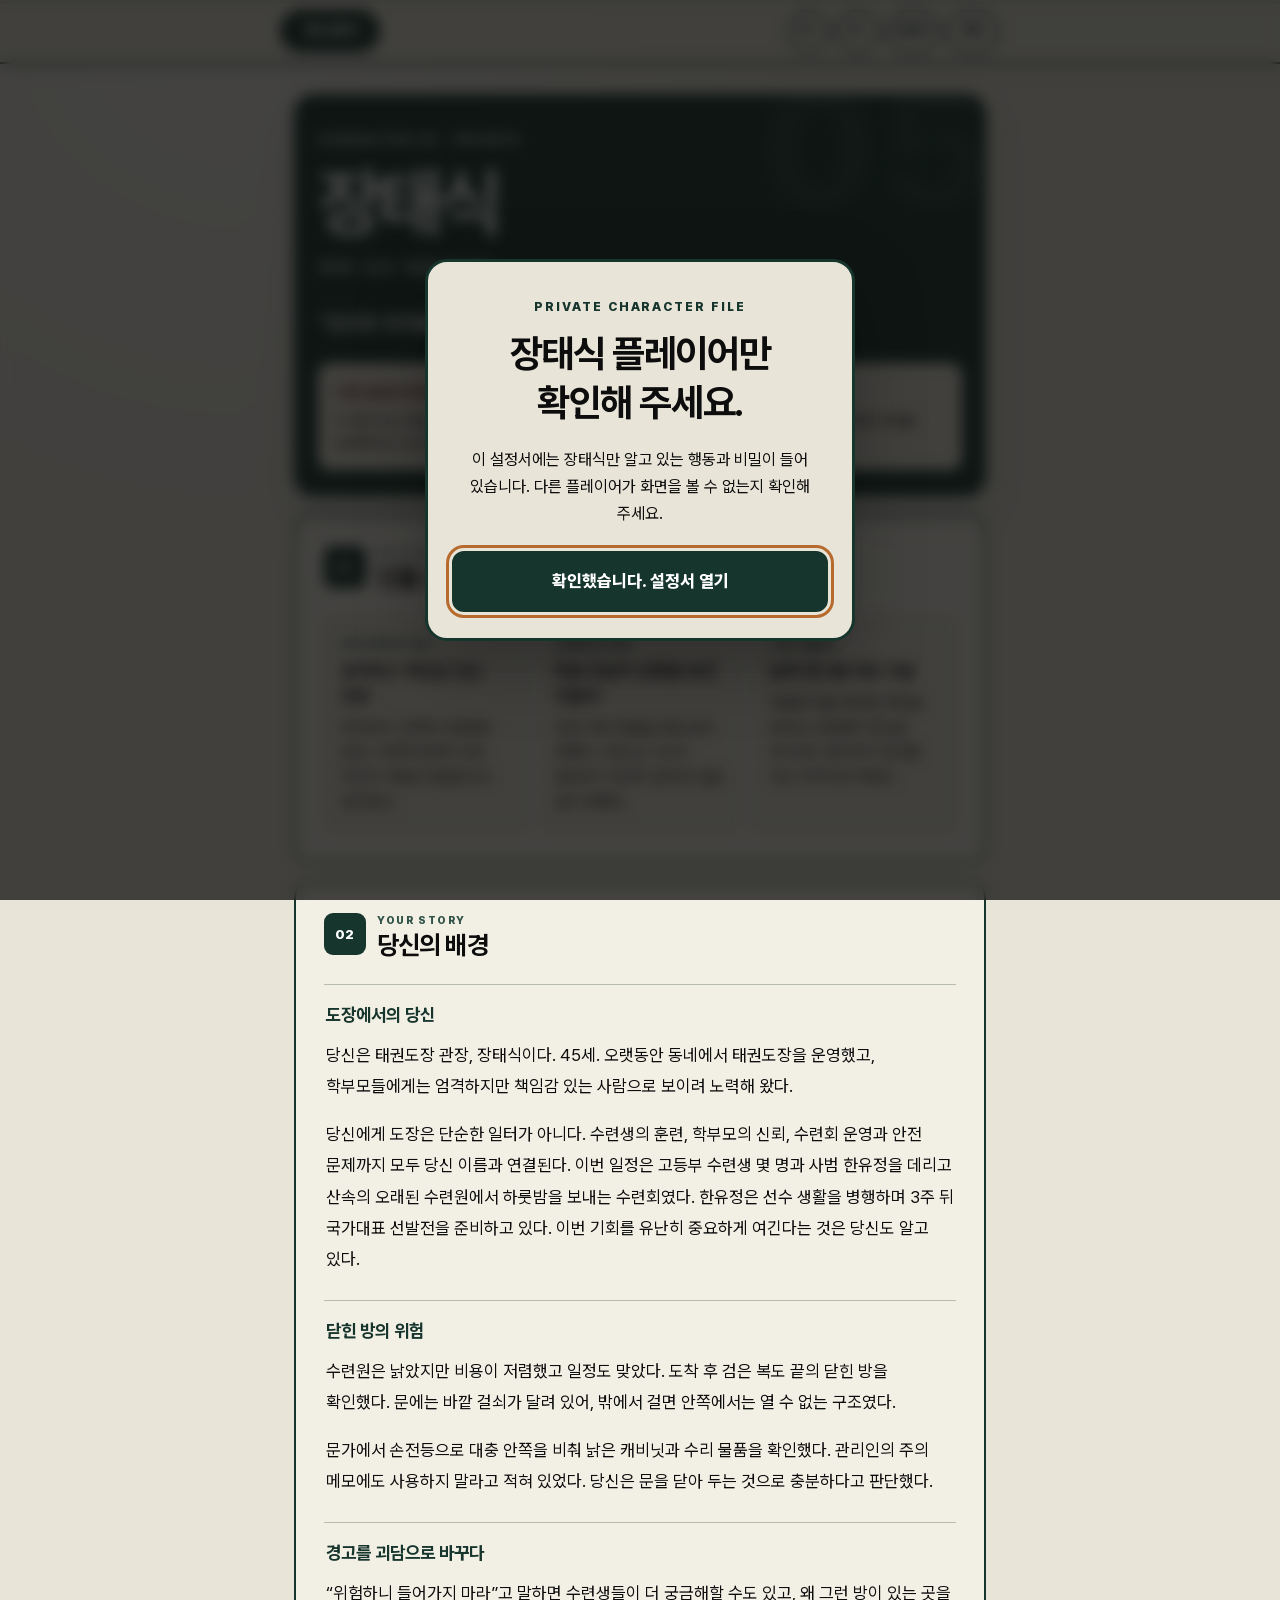
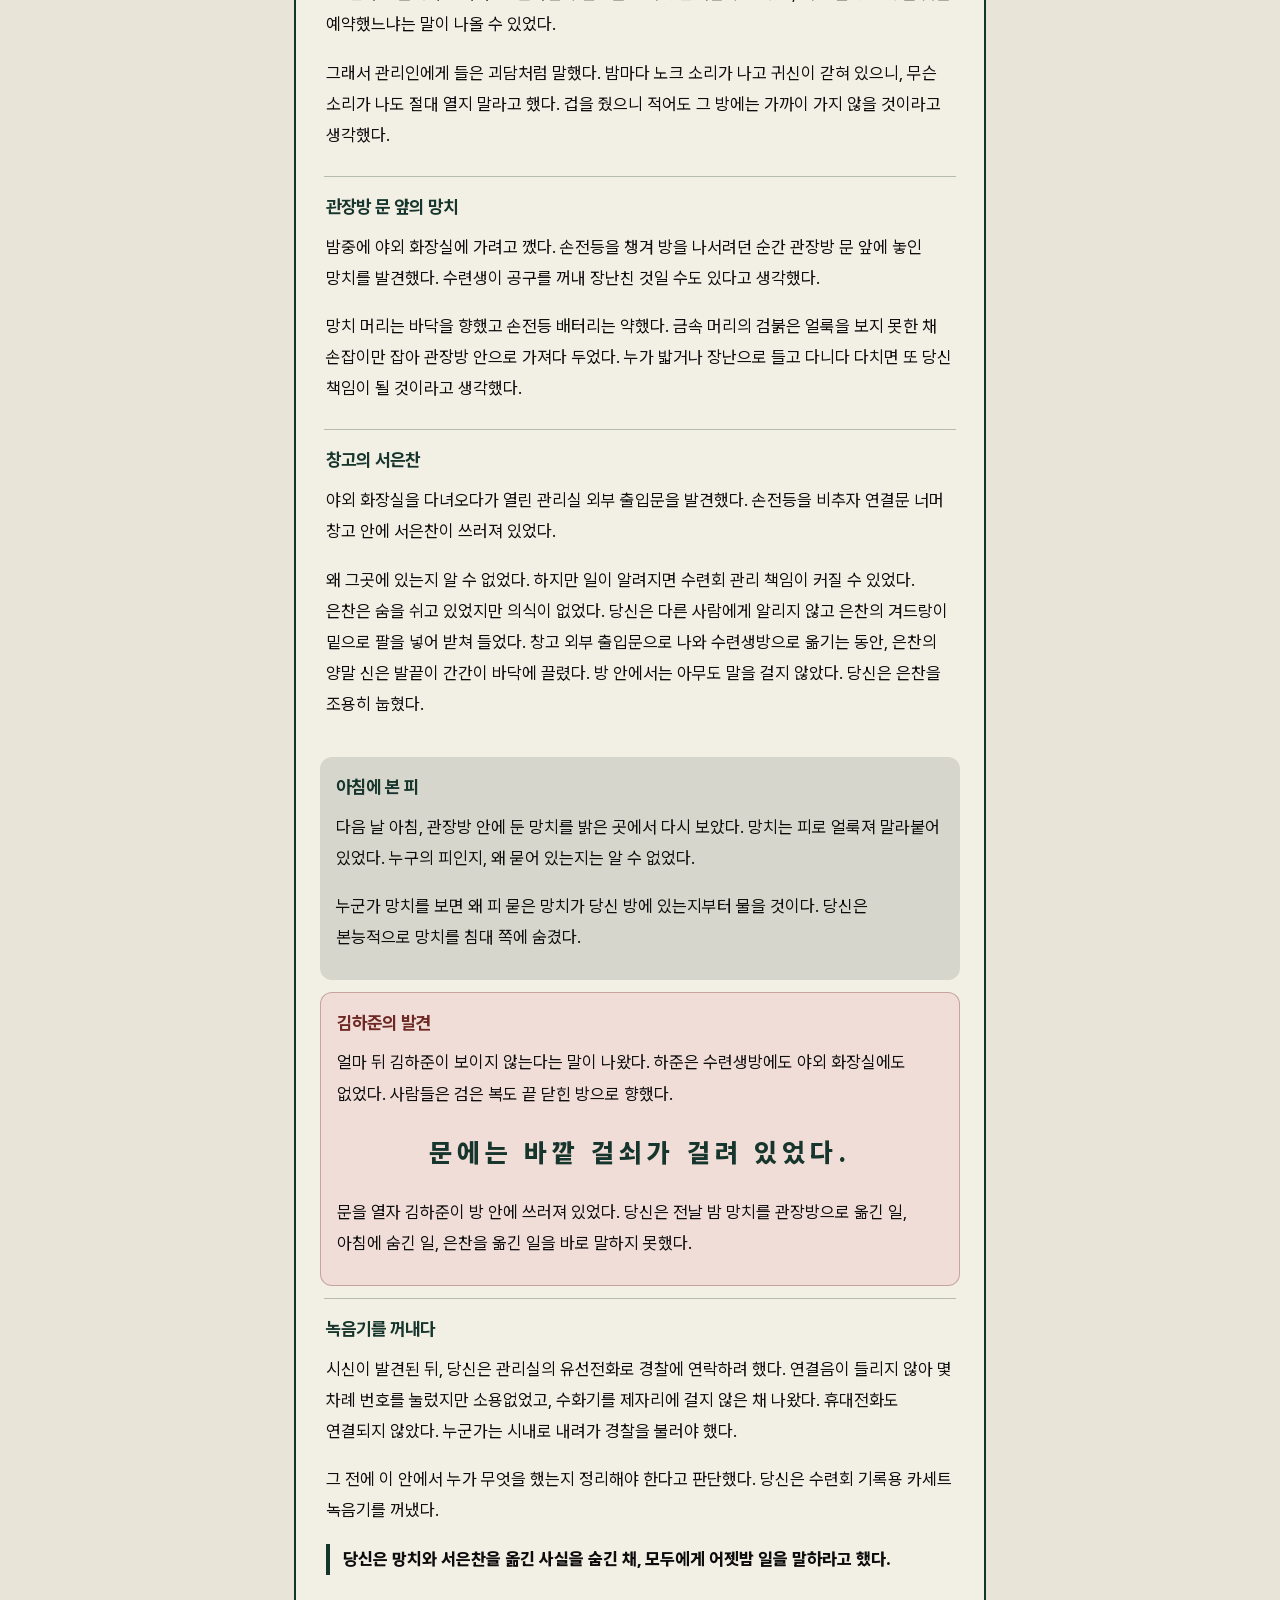
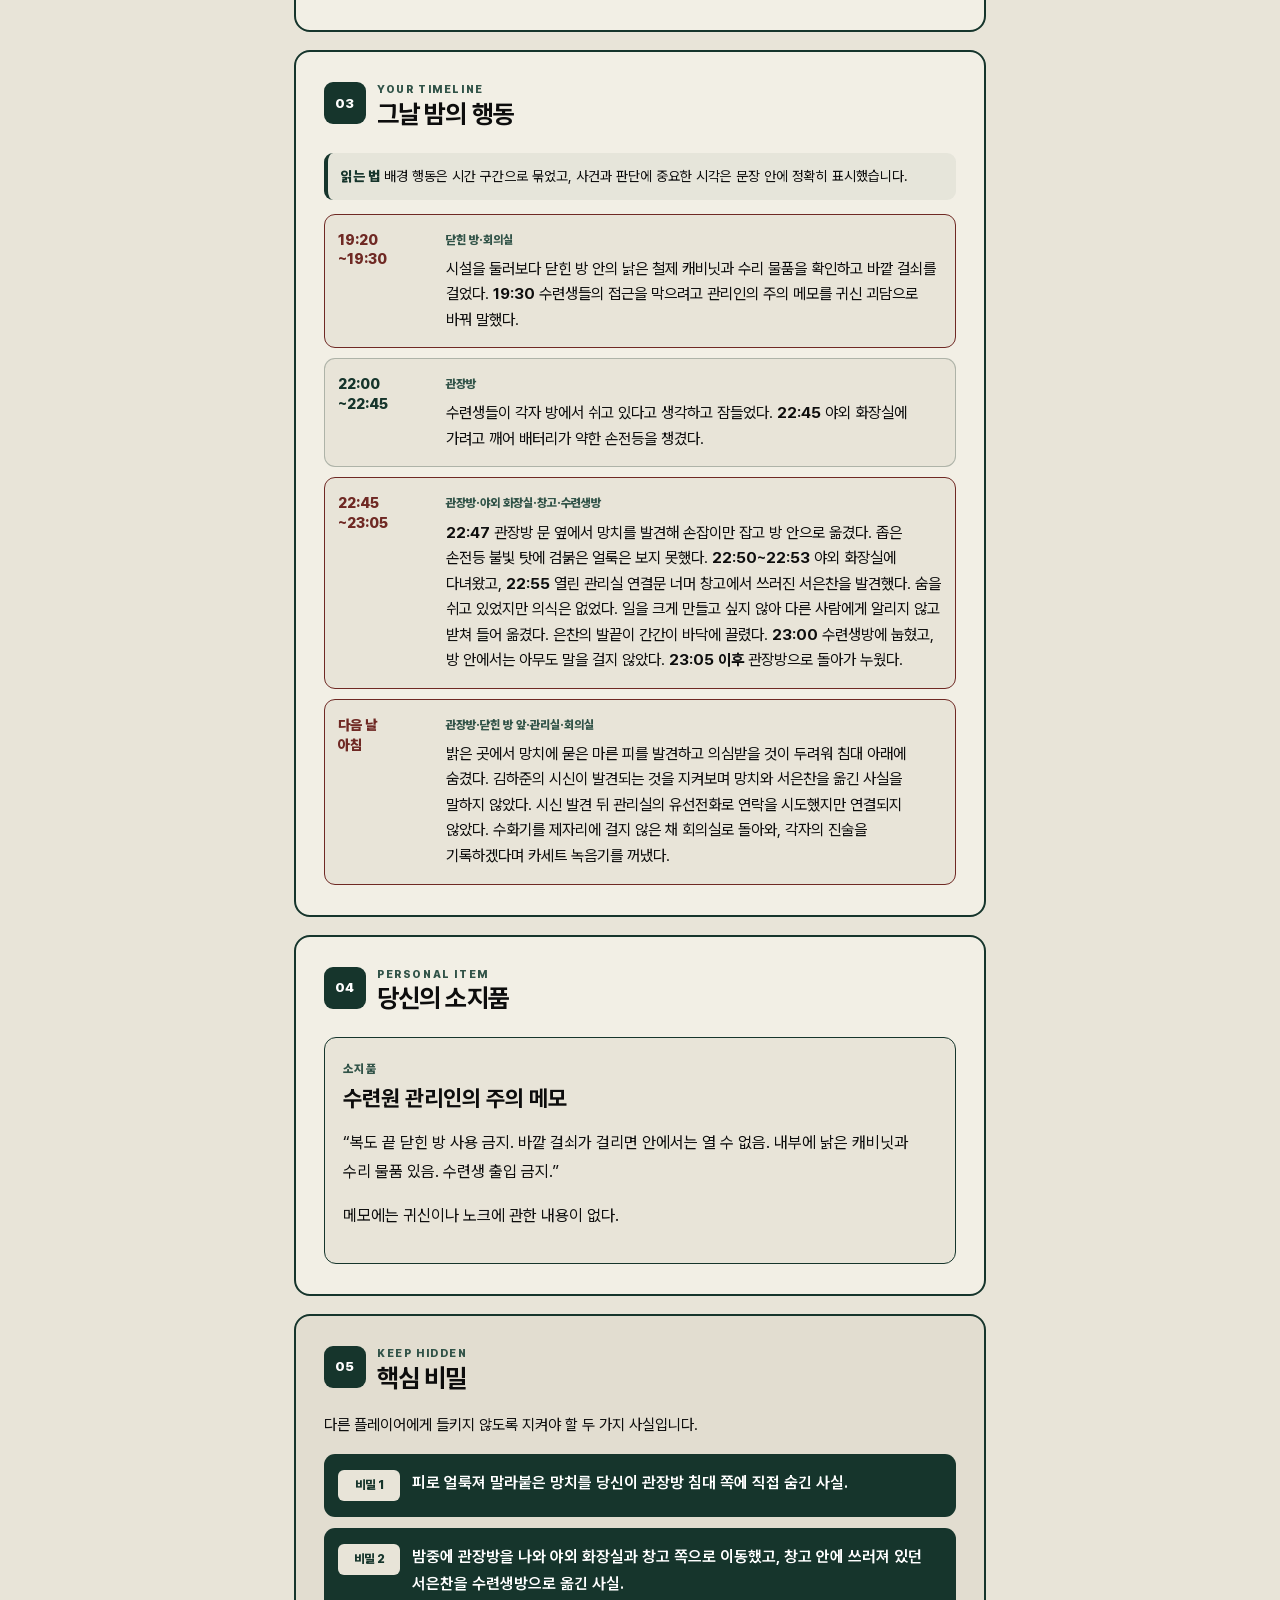
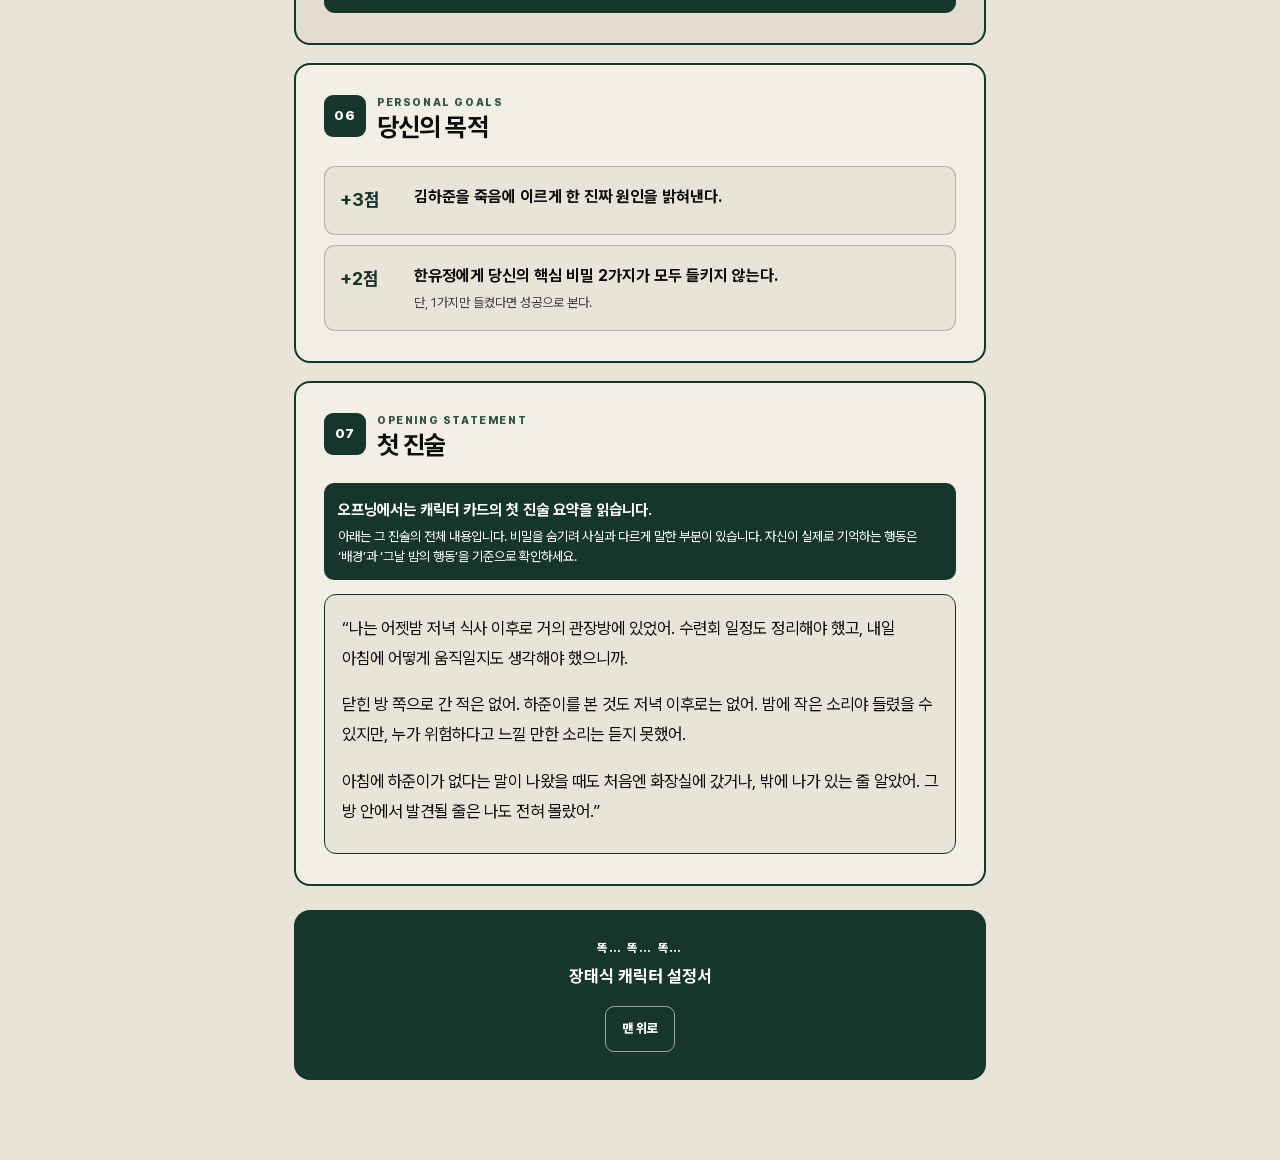
<file: index.html>
<!doctype html>
<html lang="ko">
<head>
  <meta charset="utf-8">
  <meta name="viewport" content="width=device-width, initial-scale=1, viewport-fit=cover">
  <meta name="theme-color" content="#E8E4D8">
  <meta name="color-scheme" content="light">
  <meta name="robots" content="noindex,nofollow,noarchive,nosnippet">
  <title>똑… 똑… 똑… | 장태식 캐릭터 설정서</title>
  <meta name="description" content="머더 미스터리 똑… 똑… 똑… 장태식 전용 모바일 캐릭터 설정서">
  <link rel="stylesheet" href="style.css?v=20260930-role1">
</head>
<body class="is-locked">
  <span class="page-top-anchor" id="pageTop" aria-hidden="true"></span>
  <a class="skip-link" href="#mainContent">본문으로 바로가기</a>
  <div class="reading-progress" aria-hidden="true"><span id="readingProgress"></span></div>

  <section class="privacy-gate" id="privacyGate" role="dialog" aria-modal="true" aria-labelledby="gateTitle">
    <div class="privacy-gate__card">
      <p class="privacy-gate__eyebrow">PRIVATE CHARACTER FILE</p>
      <h1 id="gateTitle">장태식 플레이어만<br>확인해 주세요.</h1>
      <p>이 설정서에는 장태식만 알고 있는 행동과 비밀이 들어 있습니다. 다른 플레이어가 화면을 볼 수 없는지 확인해 주세요.</p>
      <button id="acknowledgeButton" type="button">확인했습니다. 설정서 열기</button>
    </div>
  </section>

  <section class="reader-tutorial" id="readerTutorial" role="dialog" aria-modal="true" aria-labelledby="tutorialTitle" aria-describedby="tutorialDescription" hidden>
    <div class="reader-tutorial__spotlight" id="tutorialSpotlight" aria-hidden="true"></div>
    <div class="reader-tutorial__card" id="tutorialCard">
      <div class="reader-tutorial__meta">
        <p>상단 버튼 안내 <span id="tutorialCounter">1 / 4</span></p>
        <button id="tutorialClose" type="button" aria-label="버튼 안내 닫기">닫기</button>
      </div>
      <div class="reader-tutorial__copy" aria-live="polite" aria-atomic="true">
        <h2 id="tutorialTitle">게임 설명서</h2>
        <p id="tutorialDescription"></p>
      </div>
      <div class="reader-tutorial__actions">
        <button id="tutorialPrevious" type="button" disabled>이전</button>
        <button id="tutorialNext" type="button">다음</button>
      </div>
    </div>
  </section>

  <header class="reader-header" id="readerHeader" inert aria-hidden="true">
    <div class="reader-header__inner">
      <a class="control-button control-button--guide" id="gameGuideLink" href="game-guide/index.html">게임 설명서</a>
      <div class="reader-controls" aria-label="읽기 설정">
        <button class="control-button font-button" id="fontDown" type="button" aria-label="글자 크기 줄이기">가−</button>
        <button class="control-button font-button" id="fontUp" type="button" aria-label="글자 크기 키우기">가＋</button>
        <button class="control-button control-button--map" id="mapOpen" type="button" aria-haspopup="dialog" aria-controls="mapModal" aria-expanded="false">MAP</button>
        <button class="control-button control-button--toc" id="tocOpen" type="button" aria-haspopup="dialog" aria-controls="tocSheet" aria-expanded="false">목차</button>
      </div>
    </div>
  </header>

  <aside class="toc-sheet" id="tocSheet" aria-hidden="true" inert>
    <button class="toc-sheet__backdrop" id="tocBackdrop" type="button" tabindex="-1" aria-label="목차 닫기"></button>
    <div class="toc-sheet__panel" role="dialog" aria-modal="true" aria-labelledby="tocTitle">
      <div class="toc-sheet__header">
        <div><span>QUICK NAVIGATION</span><h2 id="tocTitle">목차</h2></div>
        <button id="tocClose" type="button" aria-label="목차 닫기">닫기</button>
      </div>
      <nav class="toc-list" aria-label="설정서 목차">
        <a href="#profile"><span>01</span><strong>인물 소개</strong></a>
        <a href="#background"><span>02</span><strong>당신의 배경</strong></a>
        <a href="#timeline"><span>03</span><strong>그날 밤의 행동</strong></a>
        <a href="#belonging"><span>04</span><strong>당신의 소지품</strong></a>
        <a href="#secrets"><span>05</span><strong>핵심 비밀</strong></a>
        <a href="#goals"><span>06</span><strong>당신의 목적</strong></a>
        <a href="#statement"><span>07</span><strong>첫 진술</strong></a>
      </nav>
    </div>
  </aside>

  <aside class="map-modal" id="mapModal" aria-hidden="true" inert>
    <button class="map-modal__backdrop" id="mapBackdrop" type="button" tabindex="-1" aria-label="지도 닫기"></button>
    <section class="map-modal__panel" role="dialog" aria-modal="true" aria-labelledby="mapTitle">
      <header class="map-modal__header">
        <div><span id="mapCounter">MAP 1 / 2</span><h2 id="mapTitle" aria-live="polite">수련원 지도</h2></div>
        <button id="mapClose" type="button">닫기</button>
      </header>
      <div class="map-toolbar" aria-label="지도 확대 설정">
        <button id="mapZoomOut" type="button" aria-label="지도 축소">−</button>
        <output id="mapZoomValue" aria-live="polite">100%</output>
        <button id="mapZoomIn" type="button" aria-label="지도 확대">＋</button>
        <button id="mapReset" type="button">맞춤</button>
      </div>
      <div class="map-viewport" id="mapViewport" tabindex="0" aria-label="확대된 지도를 스크롤하여 확인">
        <img id="mapImage" src="map.png" alt="수련원 실외시설과 실내시설의 방 및 이동 구조를 보여 주는 지도" draggable="false">
      </div>
      <footer class="map-gallery-footer">
        <div class="map-thumbnails" role="group" aria-label="지도 선택">
          <button class="map-thumbnail" type="button" data-map-src="map.png" data-map-title="수련원 지도" data-map-alt="수련원 실외시설과 실내시설의 방 및 이동 구조를 보여 주는 지도" aria-label="수련원 지도 보기" aria-pressed="true" aria-controls="mapViewport">
            <img src="map.png" alt="" width="56" height="48" loading="lazy" draggable="false">
            <span class="map-thumbnail__label">수련원 지도</span>
            <span class="map-thumbnail__check" aria-hidden="true">✓</span>
          </button>
          <button class="map-thumbnail" type="button" data-map-src="bed-layout.png" data-map-title="수련생방 침대 배치도" data-map-alt="수련생방 침대 배치도. 왼쪽 위는 서은찬, 왼쪽 아래는 김하준, 오른쪽은 민도겸, 아래쪽 가로 침대는 강태민. 창문은 위쪽, 출입문은 오른쪽 위에 있다." aria-label="수련생방 침대 배치도 보기" aria-pressed="false" aria-controls="mapViewport">
            <img src="bed-layout.png" alt="" width="56" height="48" loading="lazy" draggable="false">
            <span class="map-thumbnail__label">침대 배치도</span>
            <span class="map-thumbnail__check" aria-hidden="true">✓</span>
          </button>
        </div>
        <p class="map-hint">미리보기를 누르면 지도가 바뀝니다.<br>확대 후에는 위아래·좌우로 움직여 확인하세요.</p>
      </footer>
    </section>
  </aside>

  <main class="page-shell" id="mainContent" tabindex="-1" inert aria-hidden="true">
    <section class="character-hero" aria-labelledby="characterName">
      <p class="character-hero__eyebrow">CHARACTER 05 · PRIVATE</p>
      <div class="character-hero__identity">
        <h2 id="characterName">장태식</h2>
        <p class="character-case-status" aria-label="이번 사건: 당신은 범인이 아닙니다."><span>이번 사건 · 본인만 확인</span><strong>당신은 범인이 아닙니다.</strong></p>
      </div>
      <p class="character-hero__role">45세 · 남성 · 태권도장 관장</p>
      <p class="character-hero__lead">“당신은 안전을 책임졌지만, 문제를 감추는 쪽을 선택했다.”</p>
      <div class="privacy-note">
        <strong>다른 플레이어에게 보여주지 마세요.</strong>
        <p>이 페이지는 장태식을 맡은 플레이어만 읽습니다. 필요한 내용은 말로 설명할 수 있지만, 설정서 화면 자체를 공개해서는 안 됩니다.</p>
      </div>
    </section>

    <section class="content-section" id="profile" data-section="인물 소개">
      <div class="section-heading">
        <span class="section-number">01</span>
        <div><p>AT A GLANCE</p><h2>인물 소개</h2></div>
      </div>
      <div class="profile-grid">
        <article><span>도장 안에서의 모습</span><strong>엄격하고 책임감 있는 관장</strong><p>학부모의 신뢰와 수련생의 안전, 수련회 운영이 모두 자신의 이름과 연결된다고 생각한다.</p></article>
        <article><span>김하준과의 관계</span><strong>죽음 전날의 상황을 놓친 인솔자</strong><p>저녁 이후 하준을 따로 보지 못했다. 다음 날 시신이 발견되기 전까지 벌어진 일을 알지 못했다.</p></article>
        <article><span>그날의 출발점</span><strong>실제 경고를 바꾼 괴담</strong><p>위험한 방을 예약한 책임을 피하고 수련생의 접근을 막으려고 관리인의 경고를 귀신 이야기로 바꿨다.</p></article>
      </div>
    </section>

    <section class="content-section" id="background" data-section="당신의 배경">
      <div class="section-heading">
        <span class="section-number">02</span>
        <div><p>YOUR STORY</p><h2>당신의 배경</h2></div>
      </div>
      <div class="story-block">
        <h3>도장에서의 당신</h3>
        <p>당신은 태권도장 관장, 장태식이다. 45세. 오랫동안 동네에서 태권도장을 운영했고, 학부모들에게는 엄격하지만 책임감 있는 사람으로 보이려 노력해 왔다.</p>
        <p>당신에게 도장은 단순한 일터가 아니다. 수련생의 훈련, 학부모의 신뢰, 수련회 운영과 안전 문제까지 모두 당신 이름과 연결된다. 이번 일정은 고등부 수련생 몇 명과 사범 한유정을 데리고 산속의 오래된 수련원에서 하룻밤을 보내는 수련회였다. 한유정은 선수 생활을 병행하며 3주 뒤 국가대표 선발전을 준비하고 있다. 이번 기회를 유난히 중요하게 여긴다는 것은 당신도 알고 있다.</p>
      </div>
      <div class="story-block">
        <h3>닫힌 방의 위험</h3>
        <p>수련원은 낡았지만 비용이 저렴했고 일정도 맞았다. 도착 후 검은 복도 끝의 닫힌 방을 확인했다. 문에는 바깥 걸쇠가 달려 있어, 밖에서 걸면 안쪽에서는 열 수 없는 구조였다.</p>
        <p>문가에서 손전등으로 대충 안쪽을 비춰 낡은 캐비닛과 수리 물품을 확인했다. 관리인의 주의 메모에도 사용하지 말라고 적혀 있었다. 당신은 문을 닫아 두는 것으로 충분하다고 판단했다.</p>
      </div>
      <div class="story-block">
        <h3>경고를 괴담으로 바꾸다</h3>
        <p>“위험하니 들어가지 마라”고 말하면 수련생들이 더 궁금해할 수도 있고, 왜 그런 방이 있는 곳을 예약했느냐는 말이 나올 수 있었다.</p>
        <p>그래서 관리인에게 들은 괴담처럼 말했다. 밤마다 노크 소리가 나고 귀신이 갇혀 있으니, 무슨 소리가 나도 절대 열지 말라고 했다. 겁을 줬으니 적어도 그 방에는 가까이 가지 않을 것이라고 생각했다.</p>
      </div>
      <div class="story-block">
        <h3>관장방 문 앞의 망치</h3>
        <p>밤중에 야외 화장실에 가려고 깼다. 손전등을 챙겨 방을 나서려던 순간 관장방 문 앞에 놓인 망치를 발견했다. 수련생이 공구를 꺼내 장난친 것일 수도 있다고 생각했다.</p>
        <p>망치 머리는 바닥을 향했고 손전등 배터리는 약했다. 금속 머리의 검붉은 얼룩을 보지 못한 채 손잡이만 잡아 관장방 안으로 가져다 두었다. 누가 밟거나 장난으로 들고 다니다 다치면 또 당신 책임이 될 것이라고 생각했다.</p>
      </div>
      <div class="story-block">
        <h3>창고의 서은찬</h3>
        <p>야외 화장실을 다녀오다가 열린 관리실 외부 출입문을 발견했다. 손전등을 비추자 연결문 너머 창고 안에 서은찬이 쓰러져 있었다.</p>
        <p>왜 그곳에 있는지 알 수 없었다. 하지만 일이 알려지면 수련회 관리 책임이 커질 수 있었다. 은찬은 숨을 쉬고 있었지만 의식이 없었다. 당신은 다른 사람에게 알리지 않고 은찬의 겨드랑이 밑으로 팔을 넣어 받쳐 들었다. 창고 외부 출입문으로 나와 수련생방으로 옮기는 동안, 은찬의 양말 신은 발끝이 간간이 바닥에 끌렸다. 방 안에서는 아무도 말을 걸지 않았다. 당신은 은찬을 조용히 눕혔다.</p>
      </div>
      <div class="story-block story-block--dark">
        <h3>아침에 본 피</h3>
        <p>다음 날 아침, 관장방 안에 둔 망치를 밝은 곳에서 다시 보았다. 망치는 피로 얼룩져 말라붙어 있었다. 누구의 피인지, 왜 묻어 있는지는 알 수 없었다.</p>
        <p>누군가 망치를 보면 왜 피 묻은 망치가 당신 방에 있는지부터 물을 것이다. 당신은 본능적으로 망치를 침대 쪽에 숨겼다.</p>
      </div>
      <div class="story-block story-block--danger">
        <h3>김하준의 발견</h3>
        <p>얼마 뒤 김하준이 보이지 않는다는 말이 나왔다. 하준은 수련생방에도 야외 화장실에도 없었다. 사람들은 검은 복도 끝 닫힌 방으로 향했다.</p>
        <blockquote>문에는 바깥 걸쇠가 걸려 있었다.</blockquote>
        <p>문을 열자 김하준이 방 안에 쓰러져 있었다. 당신은 전날 밤 망치를 관장방으로 옮긴 일, 아침에 숨긴 일, 은찬을 옮긴 일을 바로 말하지 못했다.</p>
      </div>
      <div class="story-block">
        <h3>녹음기를 꺼내다</h3>
        <p>시신이 발견된 뒤, 당신은 관리실의 유선전화로 경찰에 연락하려 했다. 연결음이 들리지 않아 몇 차례 번호를 눌렀지만 소용없었고, 수화기를 제자리에 걸지 않은 채 나왔다. 휴대전화도 연결되지 않았다. 누군가는 시내로 내려가 경찰을 불러야 했다.</p>
        <p>그 전에 이 안에서 누가 무엇을 했는지 정리해야 한다고 판단했다. 당신은 수련회 기록용 카세트 녹음기를 꺼냈다.</p>
        <p class="ending-line">당신은 망치와 서은찬을 옮긴 사실을 숨긴 채, 모두에게 어젯밤 일을 말하라고 했다.</p>
      </div>
    </section>

    <section class="content-section" id="timeline" data-section="그날 밤의 행동">
      <div class="section-heading">
        <span class="section-number">03</span>
        <div><p>YOUR TIMELINE</p><h2>그날 밤의 행동</h2></div>
      </div>
      <p class="timeline-note"><strong>읽는 법</strong> 배경 행동은 시간 구간으로 묶었고, 사건과 판단에 중요한 시각은 문장 안에 정확히 표시했습니다.</p>
      <ol class="timeline-list">
        <li class="timeline-list__critical"><div class="timeline-time" aria-label="19시 20분부터 19시 30분까지">19:20<br><span>~19:30</span></div><div><span class="location">닫힌 방·회의실</span><p>시설을 둘러보다 닫힌 방 안의 낡은 철제 캐비닛과 수리 물품을 확인하고 바깥 걸쇠를 걸었다. <strong>19:30</strong> 수련생들의 접근을 막으려고 관리인의 주의 메모를 귀신 괴담으로 바꿔 말했다.</p></div></li>
        <li><div class="timeline-time" aria-label="22시부터 22시 45분까지">22:00<br><span>~22:45</span></div><div><span class="location">관장방</span><p>수련생들이 각자 방에서 쉬고 있다고 생각하고 잠들었다. <strong>22:45</strong> 야외 화장실에 가려고 깨어 배터리가 약한 손전등을 챙겼다.</p></div></li>
        <li class="timeline-list__critical"><div class="timeline-time" aria-label="22시 45분부터 23시 05분까지">22:45<br><span>~23:05</span></div><div><span class="location">관장방·야외 화장실·창고·수련생방</span><p><strong>22:47</strong> 관장방 문 옆에서 망치를 발견해 손잡이만 잡고 방 안으로 옮겼다. 좁은 손전등 불빛 탓에 검붉은 얼룩은 보지 못했다. <strong>22:50~22:53</strong> 야외 화장실에 다녀왔고, <strong>22:55</strong> 열린 관리실 연결문 너머 창고에서 쓰러진 서은찬을 발견했다. 숨을 쉬고 있었지만 의식은 없었다. 일을 크게 만들고 싶지 않아 다른 사람에게 알리지 않고 받쳐 들어 옮겼다. 은찬의 발끝이 간간이 바닥에 끌렸다. <strong>23:00</strong> 수련생방에 눕혔고, 방 안에서는 아무도 말을 걸지 않았다. <strong>23:05 이후</strong> 관장방으로 돌아가 누웠다.</p></div></li>
        <li class="timeline-list__critical"><div class="timeline-time">다음 날<br>아침</div><div><span class="location">관장방·닫힌 방 앞·관리실·회의실</span><p>밝은 곳에서 망치에 묻은 마른 피를 발견하고 의심받을 것이 두려워 침대 아래에 숨겼다. 김하준의 시신이 발견되는 것을 지켜보며 망치와 서은찬을 옮긴 사실을 말하지 않았다. 시신 발견 뒤 관리실의 유선전화로 연락을 시도했지만 연결되지 않았다. 수화기를 제자리에 걸지 않은 채 회의실로 돌아와, 각자의 진술을 기록하겠다며 카세트 녹음기를 꺼냈다.</p></div></li>
      </ol>
    </section>

    <section class="content-section" id="belonging" data-section="당신의 소지품">
      <div class="section-heading">
        <span class="section-number">04</span>
        <div><p>PERSONAL ITEM</p><h2>당신의 소지품</h2></div>
      </div>
      <article class="item-card">
        <p class="item-card__label">소지품</p>
        <h3>수련원 관리인의 주의 메모</h3>
        <p>“복도 끝 닫힌 방 사용 금지. 바깥 걸쇠가 걸리면 안에서는 열 수 없음. 내부에 낡은 캐비닛과 수리 물품 있음. 수련생 출입 금지.”</p>
        <p>메모에는 귀신이나 노크에 관한 내용이 없다.</p>
      </article>
    </section>

    <section class="content-section content-section--secret" id="secrets" data-section="핵심 비밀">
      <div class="section-heading">
        <span class="section-number">05</span>
        <div><p>KEEP HIDDEN</p><h2>핵심 비밀</h2></div>
      </div>
      <p class="section-intro">다른 플레이어에게 들키지 않도록 지켜야 할 두 가지 사실입니다.</p>
      <div class="secret-list">
        <article><span>비밀 1</span><p>피로 얼룩져 말라붙은 망치를 당신이 관장방 침대 쪽에 직접 숨긴 사실.</p></article>
        <article><span>비밀 2</span><p>밤중에 관장방을 나와 야외 화장실과 창고 쪽으로 이동했고, 창고 안에 쓰러져 있던 서은찬을 수련생방으로 옮긴 사실.</p></article>
      </div>
    </section>

    <section class="content-section" id="goals" data-section="당신의 목적">
      <div class="section-heading">
        <span class="section-number">06</span>
        <div><p>PERSONAL GOALS</p><h2>당신의 목적</h2></div>
      </div>
      <div class="goal-list">
        <article><strong>+3점</strong><p>김하준을 죽음에 이르게 한 진짜 원인을 밝혀낸다.</p></article>
        <article><strong>+2점</strong><p>한유정에게 당신의 핵심 비밀 2가지가 모두 들키지 않는다.</p><small>단, 1가지만 들켰다면 성공으로 본다.</small></article>
      </div>
    </section>

    <section class="content-section" id="statement" data-section="첫 진술">
      <div class="section-heading">
        <span class="section-number">07</span>
        <div><p>OPENING STATEMENT</p><h2>첫 진술</h2></div>
      </div>
      <div class="statement-note"><strong>오프닝에서는 캐릭터 카드의 첫 진술 요약을 읽습니다.</strong><p>아래는 그 진술의 전체 내용입니다. 비밀을 숨기려 사실과 다르게 말한 부분이 있습니다. 자신이 실제로 기억하는 행동은 ‘배경’과 ‘그날 밤의 행동’을 기준으로 확인하세요.</p></div>
      <blockquote class="statement-card" id="statementText">
        <p>“나는 어젯밤 저녁 식사 이후로 거의 관장방에 있었어. 수련회 일정도 정리해야 했고, 내일 아침에 어떻게 움직일지도 생각해야 했으니까.</p>
        <p>닫힌 방 쪽으로 간 적은 없어. 하준이를 본 것도 저녁 이후로는 없어. 밤에 작은 소리야 들렸을 수 있지만, 누가 위험하다고 느낄 만한 소리는 듣지 못했어.</p>
        <p>아침에 하준이가 없다는 말이 나왔을 때도 처음엔 화장실에 갔거나, 밖에 나가 있는 줄 알았어. 그 방 안에서 발견될 줄은 나도 전혀 몰랐어.”</p>
      </blockquote>
    </section>

    <footer class="page-footer">
      <p>똑… 똑… 똑…</p>
      <strong>장태식 캐릭터 설정서</strong>
      <div class="page-footer__links"><a id="footerTopLink" href="#pageTop">맨 위로</a></div>
    </footer>
  </main>

  <button class="top-button" id="topButton" type="button" tabindex="-1" aria-hidden="true" aria-label="맨 위로 이동" title="맨 위로">↑</button>
  <script src="script.js?v=feedback-20260920"></script>
</body>
</html>
</file>
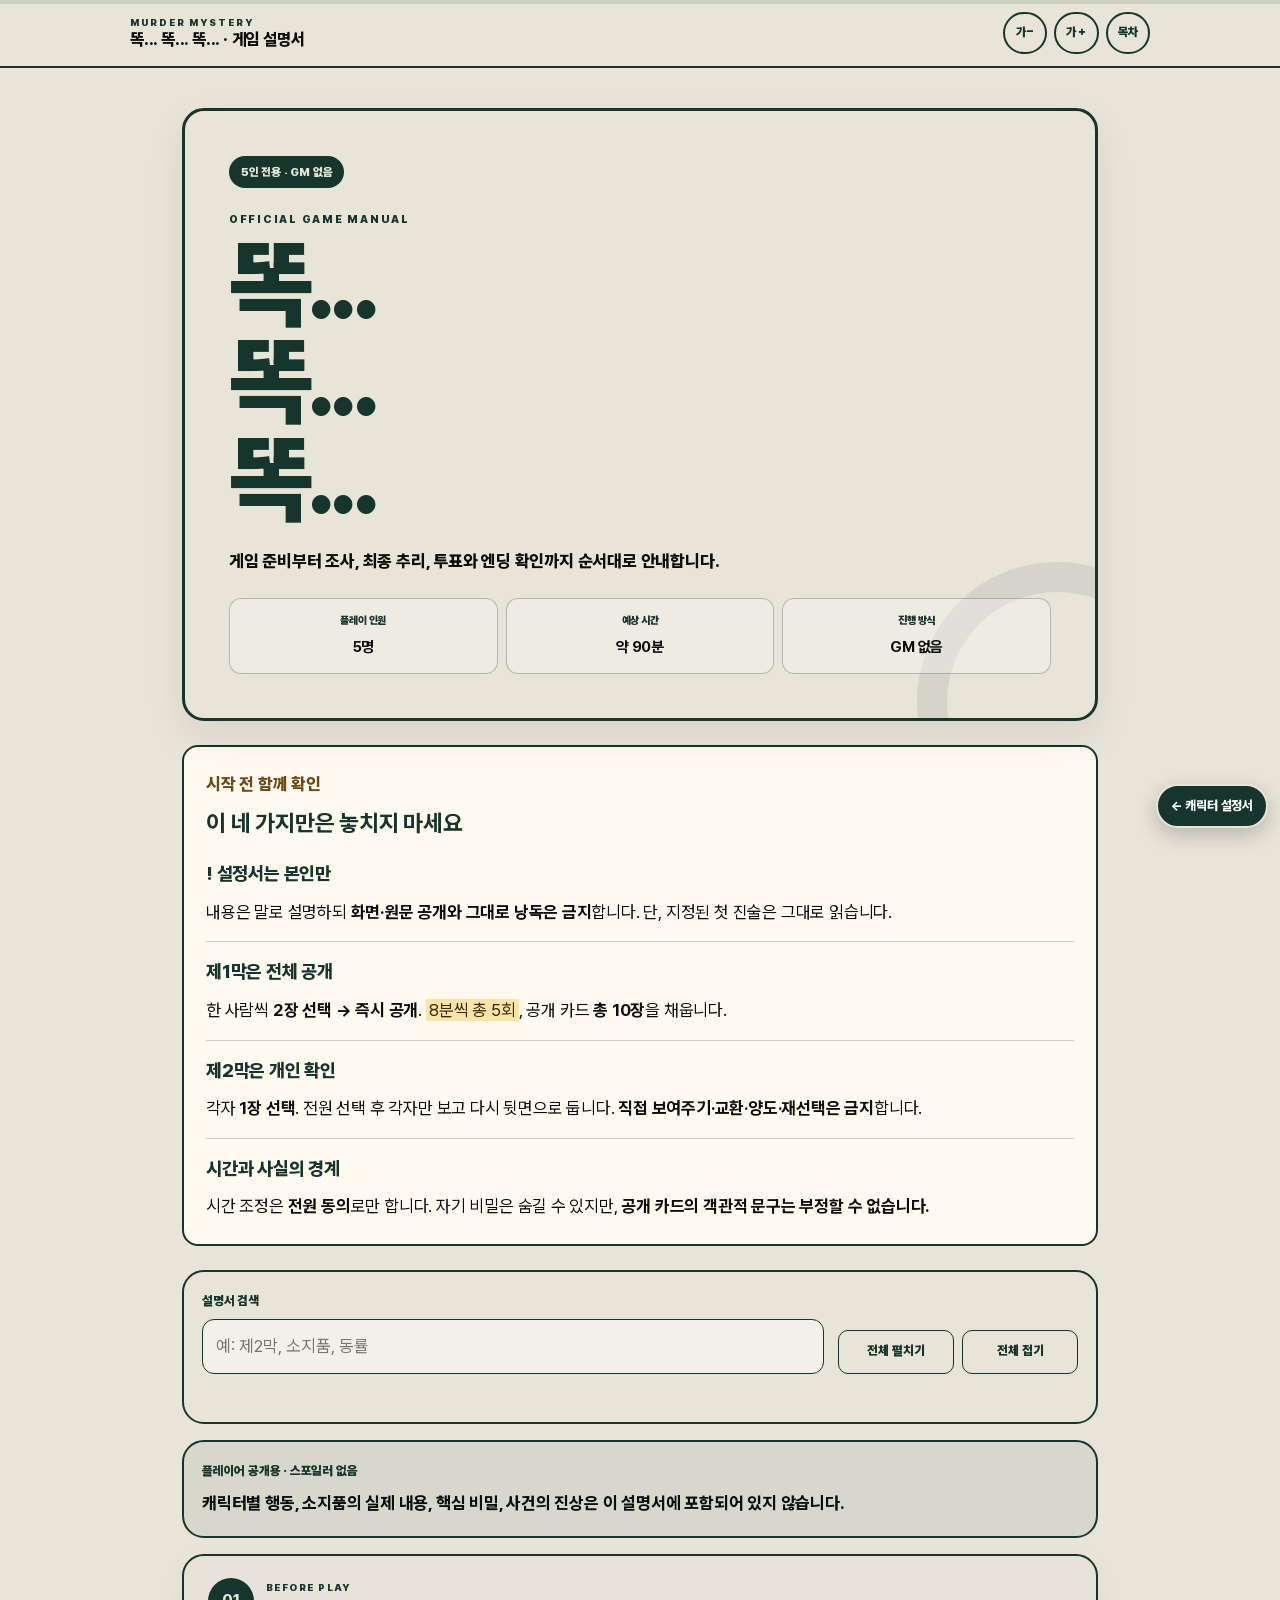
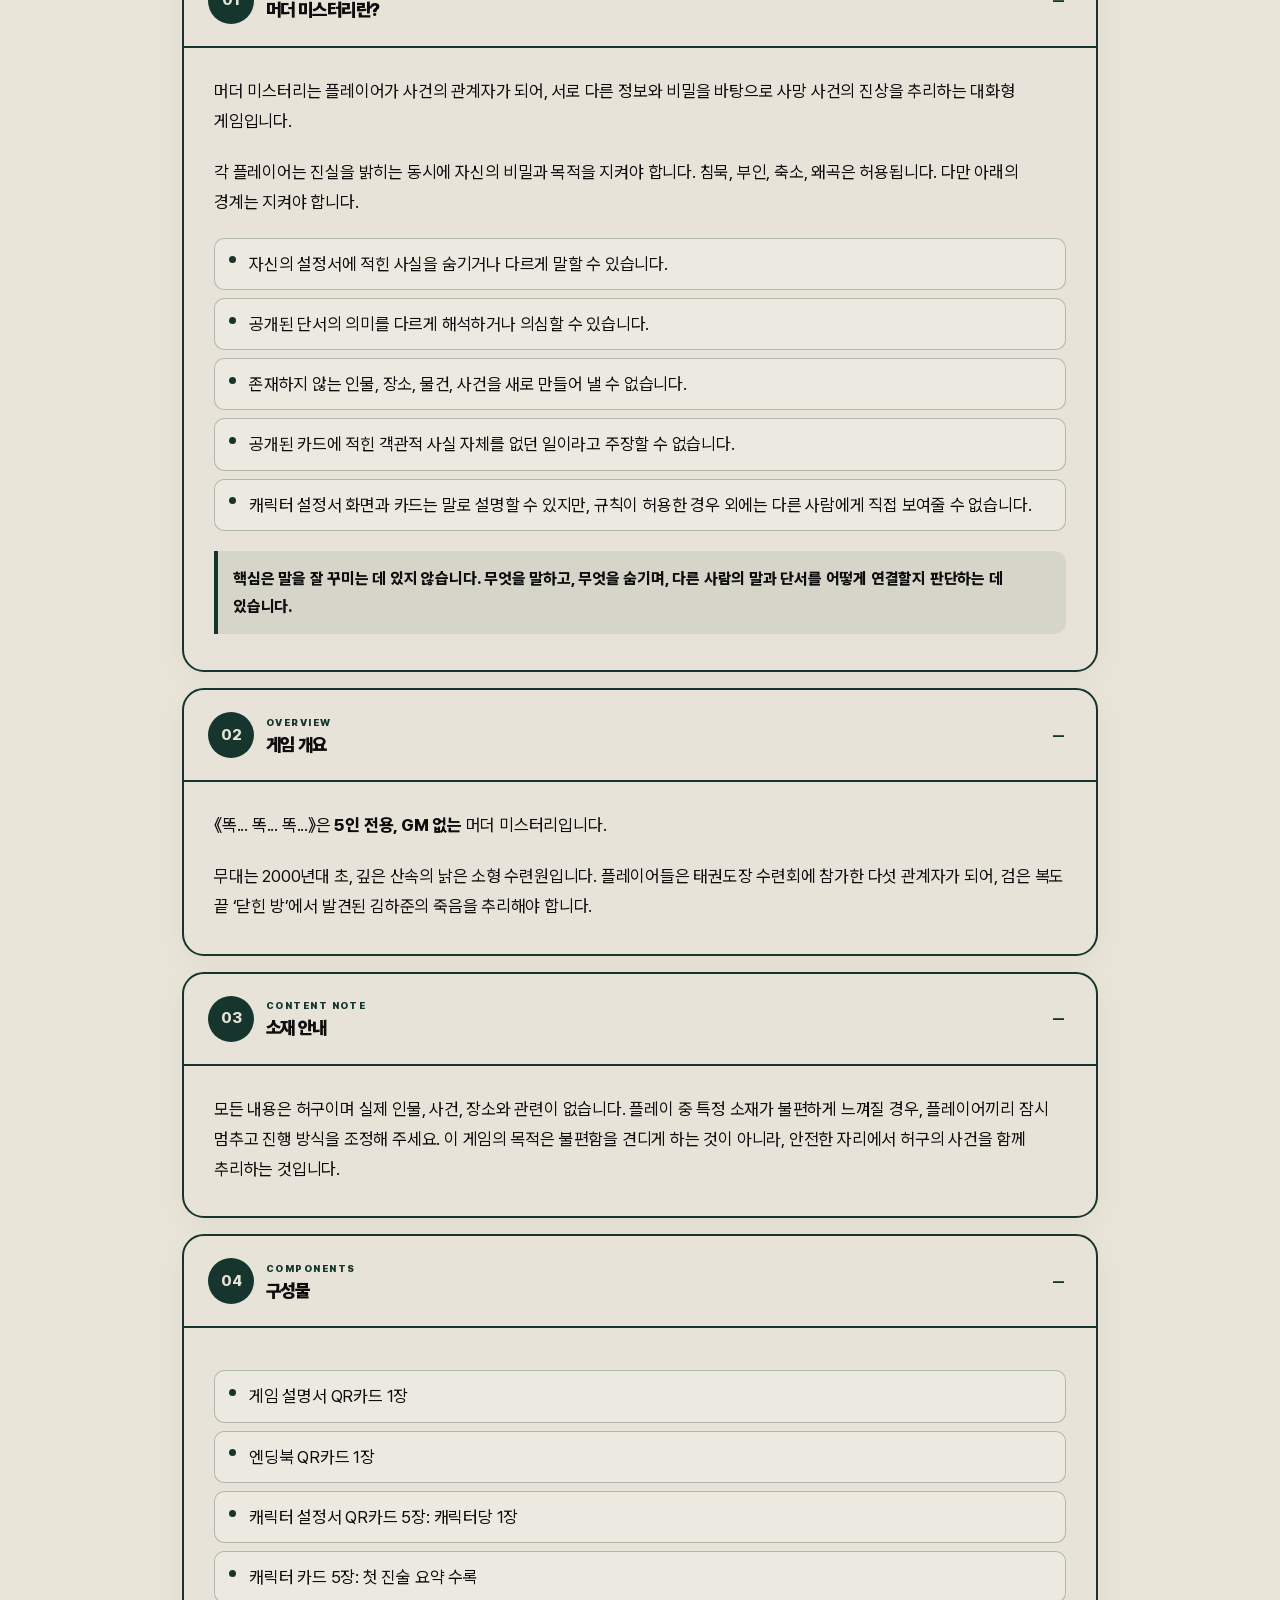
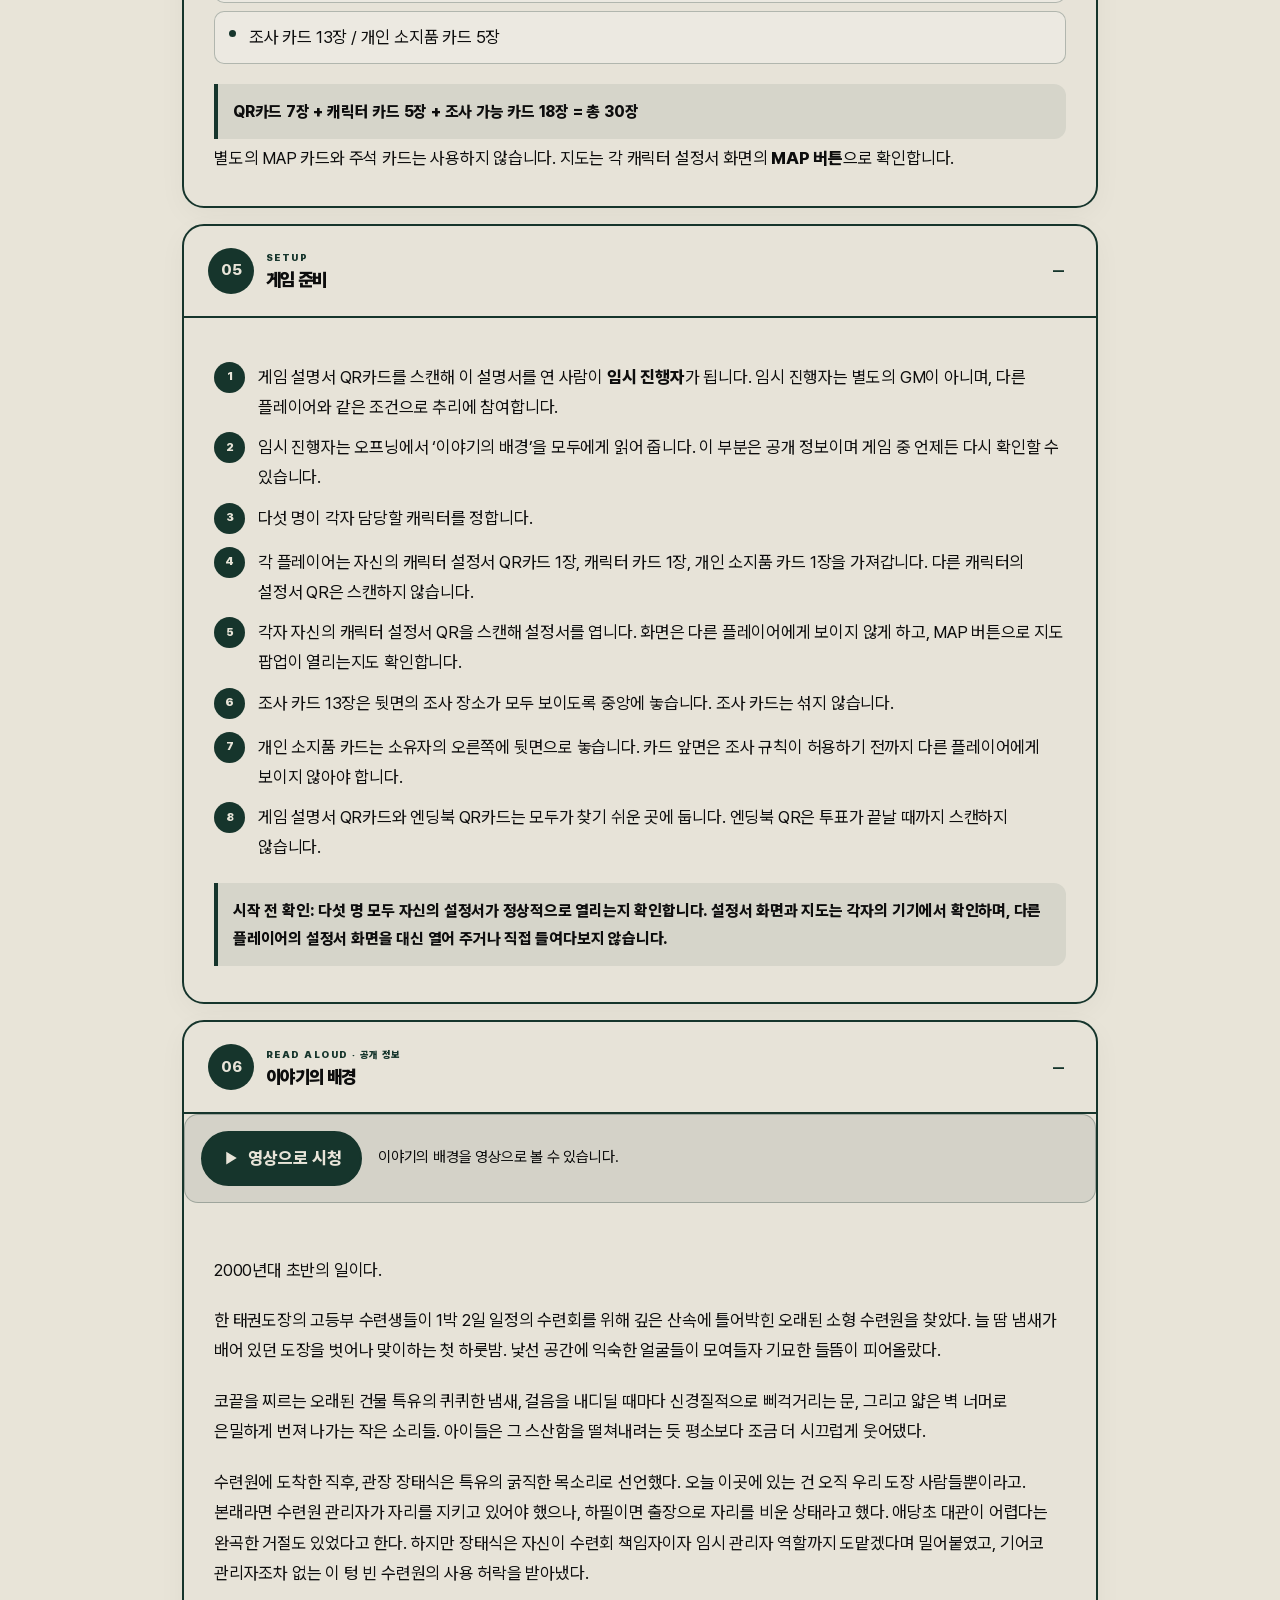
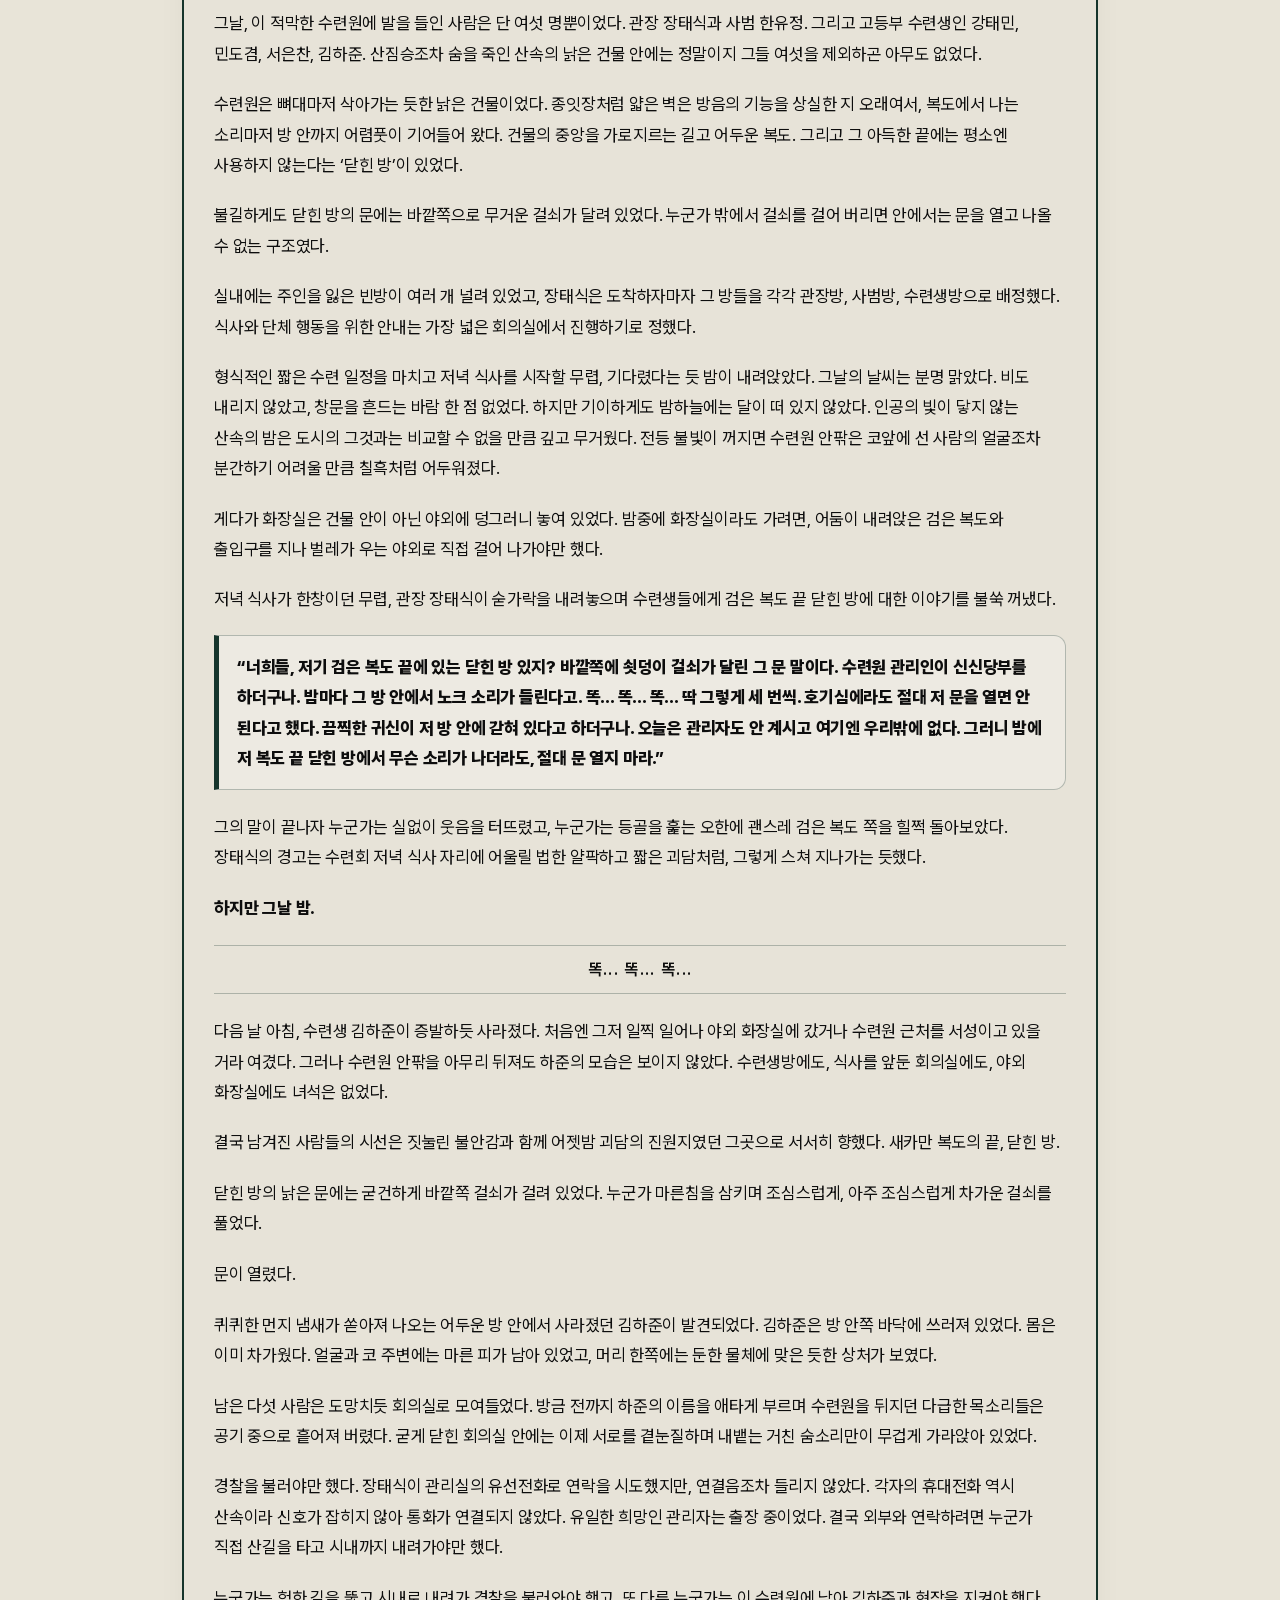
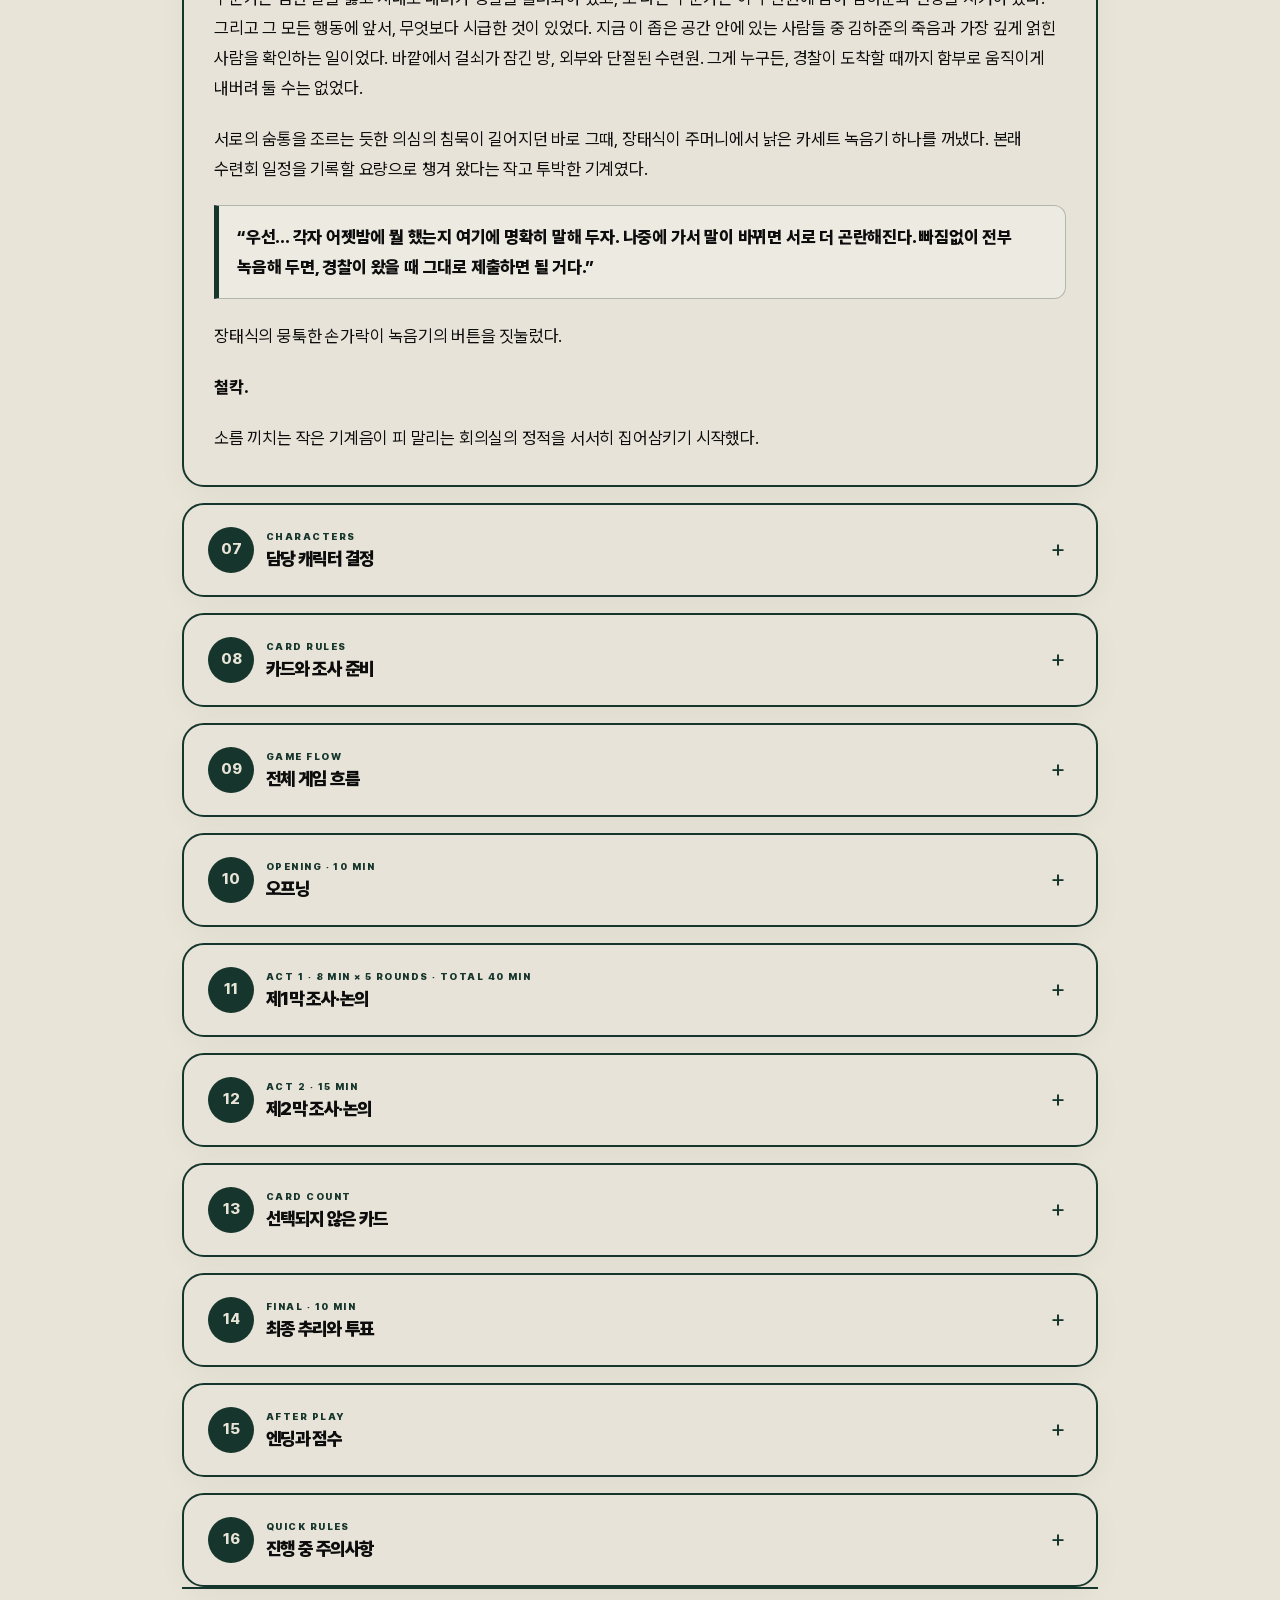
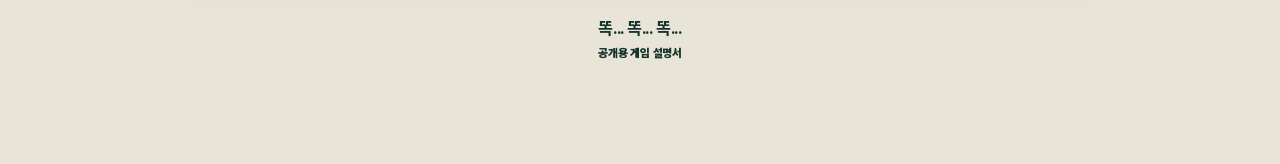
<file: game-guide/index.html>
<!DOCTYPE html>
<html lang="ko">
<head>
  <meta charset="UTF-8">
  <meta name="viewport" content="width=device-width, initial-scale=1, viewport-fit=cover">
  <meta name="theme-color" content="#E8E4D8">
  <meta name="color-scheme" content="light">
  <meta name="robots" content="noindex,nofollow,noarchive,nosnippet">
  <title>똑... 똑... 똑... | 게임 설명서</title>
  <meta name="description" content="5인용 GM 없는 머더 미스터리 《똑... 똑... 똑...》 공개용 모바일 게임 설명서">
  <link rel="stylesheet" href="style.css?v=feedback-20260920">
  <link rel="stylesheet" href="story-video.css?v=20260930-ux3">
</head>
<body>
  <a class="character-return" href="../index.html?from=guide" aria-label="캐릭터 설정서로 돌아가기">← 캐릭터 설정서</a>
  <div class="scroll-progress" aria-hidden="true"><div class="scroll-progress__bar" id="scrollProgress"></div></div>
  <header class="site-header">
    <div class="site-header__inner">
      <div class="brand"><span class="brand__eyebrow">MURDER MYSTERY</span><h1 class="brand__title">똑... 똑... 똑... · 게임 설명서</h1></div>
      <div class="header-actions" aria-label="읽기 설정">
        <button class="icon-button" id="fontDown" type="button" aria-label="글자 크기 줄이기">가−</button>
        <button class="icon-button" id="fontUp" type="button" aria-label="글자 크기 키우기">가＋</button>
        <button class="icon-button" id="menuToggle" type="button" aria-expanded="false" aria-controls="quickNav">목차</button>
      </div>
    </div>
  </header>
  <nav class="quick-nav" id="quickNav" aria-label="빠른 이동"><a href="#murder-mystery">머더 미스터리란?</a>
<a href="#overview">게임 개요</a>
<a href="#content-note">소재 안내</a>
<a href="#components">구성물</a>
<a href="#setup">게임 준비</a>
<a href="#story">이야기의 배경</a>
<a href="#characters">담당 캐릭터 결정</a>
<a href="#cards">카드와 조사 준비</a>
<a href="#flow">전체 게임 흐름</a>
<a href="#opening">오프닝</a>
<a href="#act-one">제1막 조사·논의</a>
<a href="#act-two">제2막 조사·논의</a>
<a href="#remaining">선택되지 않은 카드</a>
<a href="#deduction-vote">최종 추리와 투표</a>
<a href="#ending-score">엔딩과 점수</a>
<a href="#important-rules">진행 중 주의사항</a></nav>
  <main class="page-shell">
    <section class="manual-hero">
      <span class="manual-hero__badge">5인 전용 · GM 없음</span>
      <p class="manual-hero__eyebrow">OFFICIAL GAME MANUAL</p>
      <h2>똑...<br>똑...<br>똑...</h2>
      <p class="manual-hero__subtitle">게임 준비부터 조사, 최종 추리, 투표와 엔딩 확인까지 순서대로 안내합니다.</p>
      <div class="manual-summary">
        <div><span>플레이 인원</span><strong>5명</strong></div>
        <div><span>예상 시간</span><strong>약 90분</strong></div>
        <div><span>진행 방식</span><strong>GM 없음</strong></div>
      </div>
    </section>
    <section class="rules-at-a-glance" aria-labelledby="quickRulesTitle">
      <p class="rule-eyebrow">시작 전 함께 확인</p>
      <h2 id="quickRulesTitle">이 네 가지만은 놓치지 마세요</h2>
      <div class="essential-rule"><strong>! 설정서는 본인만</strong><p>내용은 말로 설명하되 <b>화면·원문 공개와 그대로 낭독은 금지</b>합니다. 단, 지정된 첫 진술은 그대로 읽습니다.</p></div>
      <div class="essential-rule"><strong>제1막은 전체 공개</strong><p>한 사람씩 <b>2장 선택 → 즉시 공개</b>. <mark>8분씩 총 5회</mark>, 공개 카드 <b>총 10장</b>을 채웁니다.</p></div>
      <div class="essential-rule"><strong>제2막은 개인 확인</strong><p>각자 <b>1장 선택</b>. 전원 선택 후 각자만 보고 다시 뒷면으로 둡니다. <b>직접 보여주기·교환·양도·재선택은 금지</b>합니다.</p></div>
      <div class="essential-rule"><strong>시간과 사실의 경계</strong><p>시간 조정은 <b>전원 동의</b>로만 합니다. 자기 비밀은 숨길 수 있지만, <b>공개 카드의 객관적 문구는 부정할 수 없습니다.</b></p></div>
    </section>
    <section class="manual-tools" aria-label="설명서 도구">
      <label class="search-box" for="manualSearch"><span>설명서 검색</span><input id="manualSearch" type="search" placeholder="예: 제2막, 소지품, 동률"></label>
      <div class="tool-buttons"><button id="expandAll" type="button">전체 펼치기</button><button id="collapseAll" type="button">전체 접기</button></div>
      <p class="search-status" id="searchStatus" aria-live="polite"></p>
    </section>
    <section class="important-note">
      <strong>플레이어 공개용 · 스포일러 없음</strong>
      <p>캐릭터별 행동, 소지품의 실제 내용, 핵심 비밀, 사건의 진상은 이 설명서에 포함되어 있지 않습니다.</p>
    </section>
    <div id="manualSections">
      <article class="manual-section" id="murder-mystery">
        <button class="section-toggle" type="button" aria-expanded="true" aria-controls="murder-mystery-content">
          <span class="section-number">01</span>
          <span class="section-title-group">
            <span class="section-kicker">BEFORE PLAY</span>
            <span class="section-title">머더 미스터리란?</span>
          </span>
          <span class="toggle-mark" aria-hidden="true">−</span>
        </button>
        <div class="section-content" id="murder-mystery-content">
          <div class="prose">
        <p>머더 미스터리는 플레이어가 사건의 관계자가 되어, 서로 다른 정보와 비밀을 바탕으로 사망 사건의 진상을 추리하는 대화형 게임입니다.</p>
        <p>각 플레이어는 진실을 밝히는 동시에 자신의 비밀과 목적을 지켜야 합니다. 침묵, 부인, 축소, 왜곡은 허용됩니다. 다만 아래의 경계는 지켜야 합니다.</p>
        <ul class="manual-list">
          <li>자신의 설정서에 적힌 사실을 숨기거나 다르게 말할 수 있습니다.</li>
          <li>공개된 단서의 의미를 다르게 해석하거나 의심할 수 있습니다.</li>
          <li>존재하지 않는 인물, 장소, 물건, 사건을 새로 만들어 낼 수 없습니다.</li>
          <li>공개된 카드에 적힌 객관적 사실 자체를 없던 일이라고 주장할 수 없습니다.</li>
          <li>캐릭터 설정서 화면과 카드는 말로 설명할 수 있지만, 규칙이 허용한 경우 외에는 다른 사람에게 직접 보여줄 수 없습니다.</li>
        </ul>
        <div class="rule-callout">핵심은 말을 잘 꾸미는 데 있지 않습니다. 무엇을 말하고, 무엇을 숨기며, 다른 사람의 말과 단서를 어떻게 연결할지 판단하는 데 있습니다.</div></div>
        </div>
      </article>

      <article class="manual-section" id="overview">
        <button class="section-toggle" type="button" aria-expanded="true" aria-controls="overview-content">
          <span class="section-number">02</span>
          <span class="section-title-group">
            <span class="section-kicker">OVERVIEW</span>
            <span class="section-title">게임 개요</span>
          </span>
          <span class="toggle-mark" aria-hidden="true">−</span>
        </button>
        <div class="section-content" id="overview-content">
          <div class="prose">
        <p>《똑... 똑... 똑...》은 <strong>5인 전용, GM 없는</strong> 머더 미스터리입니다.</p>
        <p>무대는 2000년대 초, 깊은 산속의 낡은 소형 수련원입니다. 플레이어들은 태권도장 수련회에 참가한 다섯 관계자가 되어, 검은 복도 끝 ‘닫힌 방’에서 발견된 김하준의 죽음을 추리해야 합니다.</p>
</div>
        </div>
      </article>

      <article class="manual-section" id="content-note">
        <button class="section-toggle" type="button" aria-expanded="true" aria-controls="content-note-content">
          <span class="section-number">03</span>
          <span class="section-title-group">
            <span class="section-kicker">CONTENT NOTE</span>
            <span class="section-title">소재 안내</span>
          </span>
          <span class="toggle-mark" aria-hidden="true">−</span>
        </button>
        <div class="section-content" id="content-note-content">
          <div class="prose">
        <p>모든 내용은 허구이며 실제 인물, 사건, 장소와 관련이 없습니다. 플레이 중 특정 소재가 불편하게 느껴질 경우, 플레이어끼리 잠시 멈추고 진행 방식을 조정해 주세요. 이 게임의 목적은 불편함을 견디게 하는 것이 아니라, 안전한 자리에서 허구의 사건을 함께 추리하는 것입니다.</p></div>
        </div>
      </article>

      <article class="manual-section" id="components">
        <button class="section-toggle" type="button" aria-expanded="true" aria-controls="components-content">
          <span class="section-number">04</span>
          <span class="section-title-group">
            <span class="section-kicker">COMPONENTS</span>
            <span class="section-title">구성물</span>
          </span>
          <span class="toggle-mark" aria-hidden="true">−</span>
        </button>
        <div class="section-content" id="components-content">
          <div class="prose">
        <ul class="manual-list">
          <li>게임 설명서 QR카드 1장</li>
          <li>엔딩북 QR카드 1장</li>
          <li>캐릭터 설정서 QR카드 5장: 캐릭터당 1장</li>
          <li>캐릭터 카드 5장: 첫 진술 요약 수록</li>
          <li>조사 카드 13장 / 개인 소지품 카드 5장</li>
        </ul>
        <div class="rule-callout"><strong>QR카드 7장 + 캐릭터 카드 5장 + 조사 가능 카드 18장 = 총 30장</strong></div>
        <p>별도의 MAP 카드와 주석 카드는 사용하지 않습니다. 지도는 각 캐릭터 설정서 화면의 <strong>MAP 버튼</strong>으로 확인합니다.</p></div>
        </div>
      </article>

      <article class="manual-section" id="setup">
        <button class="section-toggle" type="button" aria-expanded="true" aria-controls="setup-content">
          <span class="section-number">05</span>
          <span class="section-title-group">
            <span class="section-kicker">SETUP</span>
            <span class="section-title">게임 준비</span>
          </span>
          <span class="toggle-mark" aria-hidden="true">−</span>
        </button>
        <div class="section-content" id="setup-content">
          <div class="prose">
        <ol class="numbered-list">
          <li>게임 설명서 QR카드를 스캔해 이 설명서를 연 사람이 <strong>임시 진행자</strong>가 됩니다. 임시 진행자는 별도의 GM이 아니며, 다른 플레이어와 같은 조건으로 추리에 참여합니다.</li>
          <li>임시 진행자는 오프닝에서 ‘이야기의 배경’을 모두에게 읽어 줍니다. 이 부분은 공개 정보이며 게임 중 언제든 다시 확인할 수 있습니다.</li>
          <li>다섯 명이 각자 담당할 캐릭터를 정합니다.</li>
          <li>각 플레이어는 자신의 캐릭터 설정서 QR카드 1장, 캐릭터 카드 1장, 개인 소지품 카드 1장을 가져갑니다. 다른 캐릭터의 설정서 QR은 스캔하지 않습니다.</li>
          <li>각자 자신의 캐릭터 설정서 QR을 스캔해 설정서를 엽니다. 화면은 다른 플레이어에게 보이지 않게 하고, MAP 버튼으로 지도 팝업이 열리는지도 확인합니다.</li>
          <li>조사 카드 13장은 뒷면의 조사 장소가 모두 보이도록 중앙에 놓습니다. 조사 카드는 섞지 않습니다.</li>
          <li>개인 소지품 카드는 소유자의 오른쪽에 뒷면으로 놓습니다. 카드 앞면은 조사 규칙이 허용하기 전까지 다른 플레이어에게 보이지 않아야 합니다.</li>
          <li>게임 설명서 QR카드와 엔딩북 QR카드는 모두가 찾기 쉬운 곳에 둡니다. 엔딩북 QR은 투표가 끝날 때까지 스캔하지 않습니다.</li>
        </ol>
        <div class="rule-callout"><strong>시작 전 확인:</strong> 다섯 명 모두 자신의 설정서가 정상적으로 열리는지 확인합니다. 설정서 화면과 지도는 각자의 기기에서 확인하며, 다른 플레이어의 설정서 화면을 대신 열어 주거나 직접 들여다보지 않습니다.</div></div>
        </div>
      </article>

      <article class="manual-section" id="story">
        <button class="section-toggle" type="button" aria-expanded="true" aria-controls="story-content">
          <span class="section-number">06</span>
          <span class="section-title-group">
            <span class="section-kicker">READ ALOUD · 공개 정보</span>
            <span class="section-title">이야기의 배경</span>
          </span>
          <span class="toggle-mark" aria-hidden="true">−</span>
        </button>
        <div class="section-content" id="story-content">
          <div class="story-video-entry">
            <button class="story-video-open" id="storyVideoOpen" type="button" aria-haspopup="dialog" aria-controls="storyVideoModal" aria-expanded="false">
              <svg width="18" height="18" viewBox="0 0 24 24" fill="currentColor" aria-hidden="true"><path d="M7 3.5v17L21 12z"/></svg>
              영상으로 시청
            </button>
            <p>이야기의 배경을 영상으로 볼 수 있습니다.</p>
          </div>
          <div class="prose">
        <div class="story">
          <p>2000년대 초반의 일이다.</p>
          <p>한 태권도장의 고등부 수련생들이 1박 2일 일정의 수련회를 위해 깊은 산속에 틀어박힌 오래된 소형 수련원을 찾았다. 늘 땀 냄새가 배어 있던 도장을 벗어나 맞이하는 첫 하룻밤. 낯선 공간에 익숙한 얼굴들이 모여들자 기묘한 들뜸이 피어올랐다.</p>
          <p>코끝을 찌르는 오래된 건물 특유의 퀴퀴한 냄새, 걸음을 내디딜 때마다 신경질적으로 삐걱거리는 문, 그리고 얇은 벽 너머로 은밀하게 번져 나가는 작은 소리들. 아이들은 그 스산함을 떨쳐내려는 듯 평소보다 조금 더 시끄럽게 웃어댔다.</p>
          <p>수련원에 도착한 직후, 관장 장태식은 특유의 굵직한 목소리로 선언했다. 오늘 이곳에 있는 건 오직 우리 도장 사람들뿐이라고. 본래라면 수련원 관리자가 자리를 지키고 있어야 했으나, 하필이면 출장으로 자리를 비운 상태라고 했다. 애당초 대관이 어렵다는 완곡한 거절도 있었다고 한다. 하지만 장태식은 자신이 수련회 책임자이자 임시 관리자 역할까지 도맡겠다며 밀어붙였고, 기어코 관리자조차 없는 이 텅 빈 수련원의 사용 허락을 받아냈다.</p>
          <p>그날, 이 적막한 수련원에 발을 들인 사람은 단 여섯 명뿐이었다. 관장 장태식과 사범 한유정. 그리고 고등부 수련생인 강태민, 민도겸, 서은찬, 김하준. 산짐승조차 숨을 죽인 산속의 낡은 건물 안에는 정말이지 그들 여섯을 제외하곤 아무도 없었다.</p>
          <p>수련원은 뼈대마저 삭아가는 듯한 낡은 건물이었다. 종잇장처럼 얇은 벽은 방음의 기능을 상실한 지 오래여서, 복도에서 나는 소리마저 방 안까지 어렴풋이 기어들어 왔다. 건물의 중앙을 가로지르는 길고 어두운 복도. 그리고 그 아득한 끝에는 평소엔 사용하지 않는다는 ‘닫힌 방’이 있었다.</p>
          <p>불길하게도 닫힌 방의 문에는 바깥쪽으로 무거운 걸쇠가 달려 있었다. 누군가 밖에서 걸쇠를 걸어 버리면 안에서는 문을 열고 나올 수 없는 구조였다.</p>
          <p>실내에는 주인을 잃은 빈방이 여러 개 널려 있었고, 장태식은 도착하자마자 그 방들을 각각 관장방, 사범방, 수련생방으로 배정했다. 식사와 단체 행동을 위한 안내는 가장 넓은 회의실에서 진행하기로 정했다.</p>
          <p>형식적인 짧은 수련 일정을 마치고 저녁 식사를 시작할 무렵, 기다렸다는 듯 밤이 내려앉았다. 그날의 날씨는 분명 맑았다. 비도 내리지 않았고, 창문을 흔드는 바람 한 점 없었다. 하지만 기이하게도 밤하늘에는 달이 떠 있지 않았다. 인공의 빛이 닿지 않는 산속의 밤은 도시의 그것과는 비교할 수 없을 만큼 깊고 무거웠다. 전등 불빛이 꺼지면 수련원 안팎은 코앞에 선 사람의 얼굴조차 분간하기 어려울 만큼 칠흑처럼 어두워졌다.</p>
          <p>게다가 화장실은 건물 안이 아닌 야외에 덩그러니 놓여 있었다. 밤중에 화장실이라도 가려면, 어둠이 내려앉은 검은 복도와 출입구를 지나 벌레가 우는 야외로 직접 걸어 나가야만 했다.</p>
          <p>저녁 식사가 한창이던 무렵, 관장 장태식이 숟가락을 내려놓으며 수련생들에게 검은 복도 끝 닫힌 방에 대한 이야기를 불쑥 꺼냈다.</p>
          <blockquote>“너희들, 저기 검은 복도 끝에 있는 닫힌 방 있지? 바깥쪽에 쇳덩이 걸쇠가 달린 그 문 말이다. 수련원 관리인이 신신당부를 하더구나. 밤마다 그 방 안에서 노크 소리가 들린다고. 똑... 똑... 똑... 딱 그렇게 세 번씩. 호기심에라도 절대 저 문을 열면 안 된다고 했다. 끔찍한 귀신이 저 방 안에 갇혀 있다고 하더구나. 오늘은 관리자도 안 계시고 여기엔 우리밖에 없다. 그러니 밤에 저 복도 끝 닫힌 방에서 무슨 소리가 나더라도, 절대 문 열지 마라.”</blockquote>
          <p>그의 말이 끝나자 누군가는 실없이 웃음을 터뜨렸고, 누군가는 등골을 훑는 오한에 괜스레 검은 복도 쪽을 힐쩍 돌아보았다. 장태식의 경고는 수련회 저녁 식사 자리에 어울릴 법한 얄팍하고 짧은 괴담처럼, 그렇게 스쳐 지나가는 듯했다.</p>
          <p><strong>하지만 그날 밤.</strong></p>
          <p class="story-knock" aria-label="똑. 똑. 똑.">똑... 똑... 똑...</p>
          <p>다음 날 아침, 수련생 김하준이 증발하듯 사라졌다. 처음엔 그저 일찍 일어나 야외 화장실에 갔거나 수련원 근처를 서성이고 있을 거라 여겼다. 그러나 수련원 안팎을 아무리 뒤져도 하준의 모습은 보이지 않았다. 수련생방에도, 식사를 앞둔 회의실에도, 야외 화장실에도 녀석은 없었다.</p>
          <p>결국 남겨진 사람들의 시선은 짓눌린 불안감과 함께 어젯밤 괴담의 진원지였던 그곳으로 서서히 향했다. 새카만 복도의 끝, 닫힌 방.</p>
          <p>닫힌 방의 낡은 문에는 굳건하게 바깥쪽 걸쇠가 걸려 있었다. 누군가 마른침을 삼키며 조심스럽게, 아주 조심스럽게 차가운 걸쇠를 풀었다.</p>
          <p>문이 열렸다.</p>
          <p>퀴퀴한 먼지 냄새가 쏟아져 나오는 어두운 방 안에서 사라졌던 김하준이 발견되었다. 김하준은 방 안쪽 바닥에 쓰러져 있었다. 몸은 이미 차가웠다. 얼굴과 코 주변에는 마른 피가 남아 있었고, 머리 한쪽에는 둔한 물체에 맞은 듯한 상처가 보였다.</p>
          <p>남은 다섯 사람은 도망치듯 회의실로 모여들었다. 방금 전까지 하준의 이름을 애타게 부르며 수련원을 뒤지던 다급한 목소리들은 공기 중으로 흩어져 버렸다. 굳게 닫힌 회의실 안에는 이제 서로를 곁눈질하며 내뱉는 거친 숨소리만이 무겁게 가라앉아 있었다.</p>
          <p>경찰을 불러야만 했다. 장태식이 관리실의 유선전화로 연락을 시도했지만, 연결음조차 들리지 않았다. 각자의 휴대전화 역시 산속이라 신호가 잡히지 않아 통화가 연결되지 않았다. 유일한 희망인 관리자는 출장 중이었다. 결국 외부와 연락하려면 누군가 직접 산길을 타고 시내까지 내려가야만 했다.</p>
          <p>누군가는 험한 길을 뚫고 시내로 내려가 경찰을 불러와야 했고, 또 다른 누군가는 이 수련원에 남아 김하준과 현장을 지켜야 했다. 그리고 그 모든 행동에 앞서, 무엇보다 시급한 것이 있었다. 지금 이 좁은 공간 안에 있는 사람들 중 김하준의 죽음과 가장 깊게 얽힌 사람을 확인하는 일이었다. 바깥에서 걸쇠가 잠긴 방, 외부와 단절된 수련원. 그게 누구든, 경찰이 도착할 때까지 함부로 움직이게 내버려 둘 수는 없었다.</p>
          <p>서로의 숨통을 조르는 듯한 의심의 침묵이 길어지던 바로 그때, 장태식이 주머니에서 낡은 카세트 녹음기 하나를 꺼냈다. 본래 수련회 일정을 기록할 요량으로 챙겨 왔다는 작고 투박한 기계였다.</p>
          <blockquote>“우선... 각자 어젯밤에 뭘 했는지 여기에 명확히 말해 두자. 나중에 가서 말이 바뀌면 서로 더 곤란해진다. 빠짐없이 전부 녹음해 두면, 경찰이 왔을 때 그대로 제출하면 될 거다.”</blockquote>
          <p>장태식의 뭉툭한 손가락이 녹음기의 버튼을 짓눌렀다.</p>
          <p><strong>철칵.</strong></p>
          <p>소름 끼치는 작은 기계음이 피 말리는 회의실의 정적을 서서히 집어삼키기 시작했다.</p>
        </div></div>
        </div>
      </article>

      <article class="manual-section" id="characters">
        <button class="section-toggle" type="button" aria-expanded="false" aria-controls="characters-content">
          <span class="section-number">07</span>
          <span class="section-title-group">
            <span class="section-kicker">CHARACTERS</span>
            <span class="section-title">담당 캐릭터 결정</span>
          </span>
          <span class="toggle-mark" aria-hidden="true">+</span>
        </button>
        <div class="section-content" id="characters-content" hidden>
          <div class="prose">
        <p>아래 다섯 캐릭터 중 각자 한 명을 담당합니다. 희망 캐릭터가 겹치면 상의하여 정하고, 합의가 어렵다면 무작위로 정합니다.</p>
        <ul class="manual-list">
          <li><strong>강태민</strong> / 남성 / 18세 / 태권도장 수련생 / 분위기를 주도하는 고등부 수련생</li>
          <li><strong>민도겸</strong> / 남성 / 18세 / 태권도장 수련생 / 중심 인물의 곁에서 조용히 분위기를 따르는 학생</li>
          <li><strong>서은찬</strong> / 남성 / 17세 / 태권도장 수련생 / 불안이 많고 주변의 눈치를 빠르게 읽는 학생</li>
          <li><strong>한유정</strong> / 여성 / 28세 / 태권도장 사범 / 수련생들을 가장 가까이에서 지도하는 사람</li>
          <li><strong>장태식</strong> / 남성 / 45세 / 태권도장 관장 / 수련회와 시설 안전을 책임진 인솔자</li>
        </ul></div>
        </div>
      </article>

      <article class="manual-section" id="cards">
        <button class="section-toggle" type="button" aria-expanded="false" aria-controls="cards-content">
          <span class="section-number">08</span>
          <span class="section-title-group">
            <span class="section-kicker">CARD RULES</span>
            <span class="section-title">카드와 조사 준비</span>
          </span>
          <span class="toggle-mark" aria-hidden="true">+</span>
        </button>
        <div class="section-content" id="cards-content" hidden>
          <div class="prose">
        <h3>게임 설명서·엔딩북 QR카드</h3><p>게임 설명서 QR은 진행 중 누구나 다시 스캔할 수 있습니다. 엔딩북 QR은 투표가 끝난 뒤에만 스캔합니다.</p>
        <h3>캐릭터 설정서 QR카드</h3><p>각 플레이어는 자신의 QR만 스캔해 모바일 설정서를 확인합니다. 설정서는 언제든 다시 읽을 수 있지만 화면을 다른 사람에게 직접 보여줄 수 없습니다. 지도는 설정서 상단의 MAP 버튼으로 각자 확인합니다. 지도 자체는 공개 정보지만, 설정서 화면 전체를 다른 사람에게 보여주는 것은 금지합니다. 지도는 시설의 연결 관계를 나타내는 도식이므로 실외 시설 사이의 정확한 거리와 방위는 추리 근거로 사용하지 않습니다.</p>
        <h3>캐릭터 카드</h3><p>오프닝에서 카드에 적힌 첫 진술 요약을 읽을 때 사용합니다. 요약문은 문장을 바꾸지 말고 그대로 읽습니다.</p>
        <h3>개인 소지품 카드</h3><p>소유자만 언제든 앞면을 개인적으로 확인할 수 있으며, 확인 뒤에는 다시 뒷면으로 놓습니다. 조사 대상으로 선택되기 전에는 카드 앞면을 공개하거나 다른 사람에게 보여줄 수 없습니다. 소지품의 내용을 말로 설명하거나 숨기거나 왜곡하는 것은 가능합니다.</p>
        <h3>조사 카드</h3><p>뒷면에는 조사할 장소나 대상의 이름만 적혀 있고, 카드 내용은 앞면에만 있습니다. 섞지 않고 모든 플레이어가 원하는 조사 대상을 고를 수 있도록 펼쳐 놓습니다.</p>
        <div class="rule-callout"><strong>조사 카드 13장 + 개인 소지품 카드 5장 = 조사 가능 카드 18장</strong><br>QR카드와 캐릭터 카드는 조사 대상으로 선택하지 않습니다.</div>
        <h3 class="step-heading">공개·비공개 규칙 한눈에 보기</h3>
        <div class="rule-stage-grid" aria-label="제1막과 제2막 카드 규칙 비교">
          <section class="rule-stage-card">
            <span>제1막 · 5회</span>
            <strong>담당자마다 2장 선택</strong>
            <ul>
              <li>조사 카드 2장</li>
              <li>또는 조사 카드 1장 + 타인 소지품 1장</li>
              <li>선택 즉시 모두에게 앞면 공개</li>
              <li>중앙에 앞면으로 보관 · 총 10장</li>
            </ul>
          </section>
          <section class="rule-stage-card rule-stage-card--private">
            <span>제2막 · 1회</span>
            <strong>플레이어마다 1장 선택</strong>
            <ul>
              <li>남은 조사 카드 또는 타인 소지품 1장</li>
              <li>자기 소지품 선택 금지</li>
              <li>전원 선택 후 각자만 앞면 확인</li>
              <li>다시 뒷면으로 개인 보관 · 총 5장</li>
            </ul>
          </section>
        </div></div>
        </div>
      </article>

      <article class="manual-section" id="flow">
        <button class="section-toggle" type="button" aria-expanded="false" aria-controls="flow-content">
          <span class="section-number">09</span>
          <span class="section-title-group">
            <span class="section-kicker">GAME FLOW</span>
            <span class="section-title">전체 게임 흐름</span>
          </span>
          <span class="toggle-mark" aria-hidden="true">+</span>
        </button>
        <div class="section-content" id="flow-content" hidden>
          <div class="prose">
        <div class="flow-box flow-box--timeline">
          <span>오프닝 <strong>10분</strong><br><small>배경·캐릭터 설정서 읽기</small></span><span class="flow-box__act-one">제1막 조사 / 논의 <strong>40분</strong><small>8분 × 5회 · 5회 모두 진행</small></span><span>제2막 조사 / 논의 <strong>15분</strong></span><span>최종 추리 <strong>5분</strong></span><span>투표 <strong>5분</strong></span><span>엔딩 확인 <strong>10분</strong></span><span>점수 계산 <strong>5분</strong></span>
        </div>
        <p>전체 예상 시간은 약 90분입니다. 제한 시간은 긴장을 위한 기준이며, 전원이 동의하면 조금 조정할 수 있습니다.</p></div>
        </div>
      </article>

      <article class="manual-section" id="opening">
        <button class="section-toggle" type="button" aria-expanded="false" aria-controls="opening-content">
          <span class="section-number">10</span>
          <span class="section-title-group">
            <span class="section-kicker">OPENING · 10 MIN</span>
            <span class="section-title">오프닝</span>
          </span>
          <span class="toggle-mark" aria-hidden="true">+</span>
        </button>
        <div class="section-content" id="opening-content" hidden>
          <div class="prose">
        <ol class="numbered-list">
          <li>임시 진행자가 ‘이야기의 배경’을 읽어 준 뒤, 각자 자신의 캐릭터 설정서 QR을 스캔해 모바일 설정서를 조용히 읽습니다.</li>
          <li><mark><b>설정서 화면·원문 공개와 그대로 낭독은 금지</b></mark>합니다. 단, 아래의 첫 진술은 예외입니다.</li>
          <li>설정서 확인이 끝나면 캐릭터 카드에 적힌 첫 진술 요약을 순서대로 읽습니다.</li>
          <li>첫 진술 요약은 김하준의 시신이 발견된 직후, 각 인물이 녹음기 앞에서 한 공개 진술입니다. 문장을 바꾸지 않습니다.</li>
          <li>모든 첫 진술이 끝나면 제1막 <strong>1회차</strong>를 시작합니다.</li>
        </ol></div>
        </div>
      </article>

      <article class="manual-section" id="act-one">
        <button class="section-toggle" type="button" aria-expanded="false" aria-controls="act-one-content">
          <span class="section-number">11</span>
          <span class="section-title-group">
            <span class="section-kicker">ACT 1 · 8 MIN × 5 ROUNDS · TOTAL 40 MIN</span>
            <span class="section-title">제1막 조사·논의</span>
          </span>
          <span class="toggle-mark" aria-hidden="true">+</span>
        </button>
        <div class="section-content" id="act-one-content" hidden>
          <div class="prose">
        <div class="act-one-alert" role="note" aria-label="제1막 반복 진행 안내">
          <strong>한 번만 진행하고 제2막으로 넘어가지 마세요.</strong>
          <span>아래의 <b>8분짜리 조사·논의를 담당자를 바꾸며 총 5회 반복</b>합니다. 제1막 전체 시간은 총 40분입니다.</span>
        </div>
        <div class="investigable-definition" role="note" aria-label="제1막 조사 가능 카드 정의">
          <strong>중요 · 조사 가능 카드는 두 종류입니다.</strong>
          <span><b>조사 카드 13장 + 개인 소지품 카드 5장</b>을 모두 포함합니다. ‘조사’라고 적혀 있어도 조사 카드만을 뜻하지 않습니다.</span>
        </div>

        <h3 class="step-heading">제1막 전체 5회차</h3>
        <div class="round-repeat-grid" aria-label="제1막 1회차부터 5회차까지">
          <div class="round-repeat-item"><strong>1회차</strong><span>8분</span></div>
          <div class="round-repeat-item"><strong>2회차</strong><span>8분</span></div>
          <div class="round-repeat-item"><strong>3회차</strong><span>8분</span></div>
          <div class="round-repeat-item"><strong>4회차</strong><span>8분</span></div>
          <div class="round-repeat-item"><strong>5회차</strong><span>8분</span></div>
        </div>
        <p class="round-repeat-caption">첫 조사 담당자를 정한 뒤, 매 회차가 끝날 때마다 시계 방향의 다음 플레이어가 담당합니다. 다섯 명 모두 한 번씩 담당해야 합니다.</p>

<div class="rule-alert rule-alert--timer" role="note"><strong>타이머 · 선택과 공개도 8분 안에</strong><p>담당자를 확인한 뒤 <b>카드를 고르기 전에 8분 타이머를 시작</b>합니다. 카드 선택·공개·논의를 합쳐 한 회차입니다. <b>공개 뒤 새로 8분을 재지 않습니다.</b></p><p>시간을 줄이거나 늘리려면 <b>전원 동의</b>가 필요합니다. 일찍 마쳐도 <b>담당자 교대와 총 5회 진행</b>은 생략하지 않습니다.</p></div>
        <h3 class="step-heading">한 회차 8분의 진행 순서</h3>
        <ol class="round-flow-list">
          <li><span class="flow-number" aria-hidden="true">1</span><span class="flow-text">이번 회차의 조사 담당자를 확인하고 <b>8분 타이머를 시작</b>합니다.</span></li>
          <li><span class="flow-number" aria-hidden="true">2</span><span class="flow-text">조사 담당자가 조사 카드와 개인 소지품 카드를 모두 포함한 조사 가능 카드 중 2장을 선택합니다.</span></li>
          <li><span class="flow-number" aria-hidden="true">3</span><span class="flow-text">선택한 두 카드를 <b>즉시 전체 공개</b>합니다.</span></li>
          <li><span class="flow-number" aria-hidden="true">4</span><span class="flow-text">8분 중 남은 시간 동안 자유롭게 논의합니다.</span></li>
          <li><span class="flow-number" aria-hidden="true">5</span><span class="flow-text">8분이 끝나면 다음 담당자로 바꾸어 새 회차를 시작합니다.</span></li>
        </ol>
        <p>각 조사 담당자는 아직 전체 공개되지 않은 조사 가능 카드 2장을 고릅니다. 여기에는 <strong>조사 카드뿐 아니라 개인 소지품 카드도 포함</strong>됩니다.</p>
        <ul class="manual-list">
          <li>조사 카드 2장을 선택할 수 있습니다.</li>
          <li>조사 카드 1장과 다른 사람의 개인 소지품 카드 1장을 선택할 수 있습니다.</li>
          <li><b>개인 소지품 카드 2장 동시 선택은 금지</b>합니다.</li>
          <li><b>자신의 개인 소지품은 선택할 수 없습니다.</b></li>
        </ul>
        <p>선택한 두 카드는 즉시 전체 공개합니다. 공개된 카드는 테이블 중앙에 앞면으로 놓고 누구나 다시 확인할 수 있게 둡니다.</p>
        <p>카드 공개 뒤 남은 시간 동안 자유롭게 논의합니다. 공개 단서, 첫 진술, 서로의 말에 드러난 모순을 연결해 사건을 추리합니다.</p></div>
        <div class="act-one-exit" role="note">
          <strong>제2막으로 넘어가기 전 반드시 확인</strong>
          <span>① 5회차까지 모두 종료&nbsp;&nbsp; ② 다섯 명 모두 조사 담당 완료&nbsp;&nbsp; ③ 공개 카드 총 10장</span>
          <b>세 조건이 모두 충족되어야 제2막으로 이동합니다.</b>
        </div>
        </div>
      </article>

      <article class="manual-section" id="act-two">
        <button class="section-toggle" type="button" aria-expanded="false" aria-controls="act-two-content">
          <span class="section-number">12</span>
          <span class="section-title-group">
            <span class="section-kicker">ACT 2 · 15 MIN</span>
            <span class="section-title">제2막 조사·논의</span>
          </span>
          <span class="toggle-mark" aria-hidden="true">+</span>
        </button>
        <div class="section-content" id="act-two-content" hidden>
          <div class="prose">
        <div class="rule-callout"><strong>제1막 5회차를 모두 마치고, 전체 공개 카드가 총 10장인지 확인한 뒤 제2막을 시작합니다.</strong></div>
        <div class="rule-alert rule-alert--private" role="note"><strong>! 제2막은 카드 앞면 공개 금지</strong><p><b>말로 설명·은폐·왜곡은 가능</b>하지만, 원문을 직접 보여줄 수는 없습니다. <b>교환·양도·재선택도 금지</b>합니다.</p><p><b>15분에는 카드 선택·개인 확인·논의가 모두 포함</b>됩니다. 첫 사람이 카드를 고르기 전에 타이머를 시작합니다.</p></div>
        <div class="investigable-definition" role="note" aria-label="제2막 조사 가능 카드 정의">
          <strong>제2막도 조사 카드만 선택하는 것이 아닙니다.</strong>
          <span>남은 <b>조사 카드와 개인 소지품 카드를 합친 조사 가능 카드</b> 중에서 각자 1장씩 선택합니다.</span>
        </div>
        <ol class="numbered-list">
          <li>첫 조사 담당자부터 시계 방향으로 아직 선택되지 않은 조사 카드 또는 다른 플레이어의 개인 소지품 카드 중 1장을 골라 자기 앞에 뒷면으로 가져옵니다. 자신의 개인 소지품 카드는 선택할 수 없습니다.</li>
          <li>앞선 플레이어가 가져간 카드는 다시 선택할 수 없습니다. 선택을 마친 뒤에는 카드의 교환·양도·재선택도 할 수 없습니다.</li>
          <li>다섯 명의 선택이 모두 끝난 뒤, 각자 자신이 가져온 카드 앞면을 개인적으로 확인합니다.</li>
          <li>확인한 카드는 다시 뒷면으로 뒤집어 자기 앞에 보관합니다.</li>
          <li>가져온 카드는 전체 공개하거나 다른 플레이어에게 직접 보여줄 수 없습니다.</li>
          <li>카드 내용을 말로 설명하는 것은 가능합니다. 전부 또는 일부만 말하거나, 숨기거나 왜곡하거나 거짓말할 수도 있습니다. 다른 플레이어가 카드 원문을 직접 확인하게 만드는 행동만 금지합니다.</li>
        </ol>
        <div class="rule-callout">다른 사람의 개인 소지품을 가져왔다면 원래 소유자도 내용을 알고 있습니다. 따라서 제2막의 비공개 정보는 반드시 ‘선택한 한 사람만 아는 정보’가 아니라 <strong>전체에게 공개되지 않은 정보</strong>를 뜻합니다.</div></div>
        </div>
      </article>

      <article class="manual-section" id="remaining">
        <button class="section-toggle" type="button" aria-expanded="false" aria-controls="remaining-content">
          <span class="section-number">13</span>
          <span class="section-title-group">
            <span class="section-kicker">CARD COUNT</span>
            <span class="section-title">선택되지 않은 카드</span>
          </span>
          <span class="toggle-mark" aria-hidden="true">+</span>
        </button>
        <div class="section-content" id="remaining-content" hidden>
          <div class="prose">
        <div class="flow-box"><span>조사 가능 카드 <strong>18장</strong></span><span>제1막 전체 공개 <strong>10장</strong></span><span>제2막 개인 선택 <strong>5장</strong></span><span>끝까지 미선택 <strong>3장</strong></span></div>
        <p>마지막 3장은 조사 과정에서 아무도 선택하지 않은 상태로 남습니다. 조사 카드라면 누구도 앞면을 볼 수 없습니다. 개인 소지품 카드라면 원래 소유자는 이미 내용을 알고 있을 수 있지만, 다른 플레이어는 앞면을 확인할 수 없습니다.</p>
        <p><b>미선택 카드 3장은 게임 종료 전까지 공개·추가 선택할 수 없습니다.</b></p>
        <p>카드 선택 자체도 추리의 일부입니다. 모든 조합이 같은 난도로 이어지는 것은 아니므로, 이미 나온 정보와 연결되는 장소와 소지품을 신중히 선택해야 합니다.</p></div>
        </div>
      </article>

      <article class="manual-section" id="deduction-vote">
        <button class="section-toggle" type="button" aria-expanded="false" aria-controls="deduction-vote-content">
          <span class="section-number">14</span>
          <span class="section-title-group">
            <span class="section-kicker">FINAL · 10 MIN</span>
            <span class="section-title">최종 추리와 투표</span>
          </span>
          <span class="toggle-mark" aria-hidden="true">+</span>
        </button>
        <div class="section-content" id="deduction-vote-content" hidden>
          <div class="prose">
        <h3>최종 추리 · 5분</h3>
        <p>제2막 조사 / 논의가 끝나면 최종 추리를 진행한다. 제한 시간은 5분이다. 이 시간에는 더 이상 카드를 선택하지 않는다. 플레이어들은 지금까지 나온 정보를 바탕으로 마지막 논의를 한다. 최종 추리가 끝나면 투표로 넘어간다.</p>
        <h3>투표 · 5분</h3>
        <p>김하준의 사망에 가장 결정적인 원인을 제공한 <strong>‘최종 책임자’ 한 명</strong>을 지목합니다. <strong>치명적인 일이 벌어진 경위, 각 인물이 알고 있던 위험, 이후의 선택</strong>을 함께 판단하세요. 가장 늦게 행동한 사람이 자동으로 최종 책임자가 되는 것은 아닙니다. 어느 인물도 이 기준에 해당하지 않고 순수한 사고사라고 판단한다면 ‘사고사’에 투표할 수 있습니다.</p>
        <p>원한다면 투표 직전 각자 최종 추리를 1분 이내로 말합니다. 투표는 동시에 공개합니다.</p>
        <div class="rule-callout">동률이면 동률 대상만 두고 3분간 재논의한 뒤 재투표합니다. 다시 동률이면 제1막의 첫 조사 담당자가 동률 대상 중 하나를 최종 지목합니다.</div></div>
        </div>
      </article>

      <article class="manual-section" id="ending-score">
        <button class="section-toggle" type="button" aria-expanded="false" aria-controls="ending-score-content">
          <span class="section-number">15</span>
          <span class="section-title-group">
            <span class="section-kicker">AFTER PLAY</span>
            <span class="section-title">엔딩과 점수</span>
          </span>
          <span class="toggle-mark" aria-hidden="true">+</span>
        </button>
        <div class="section-content" id="ending-score-content" hidden>
          <div class="prose">
        <h3>엔딩 확인 · 10분</h3>
        <ol class="numbered-list">
          <li>투표가 끝나면 엔딩북 QR카드를 스캔합니다.</li>
          <li>최종 지목 대상에 해당하는 엔딩을 선택해 읽습니다.</li>
          <li>반드시 ‘사건의 진실’과 ‘주요 단서 해설’을 이어서 읽습니다.</li>
          <li>각자 숨긴 비밀, 제2막에서 확인한 카드, 공개되지 않은 개인 소지품을 자유롭게 밝히며 사건을 되짚습니다.</li>
        </ol>
        <h3>점수 계산 · 5분 · 선택 규칙</h3>
        <p>점수는 사건의 진실을 확인한 뒤 각 설정서의 목적을 기준으로 계산합니다.</p>
        <p><strong>목표 달성 여부는 최종 투표가 확정될 때까지의 발언과 행동을 기준으로 판정합니다.</strong> 엔딩 확인과 비밀 공개에서 새롭게 알게 된 내용은 점수에 반영하지 않습니다.</p>
        <p>‘특정 인물에게 핵심 비밀 두 가지가 모두 들키지 않는다’는 목표는 두 비밀이 모두 정확히 간파되었을 때만 실패합니다. 상대가 0개 또는 1개만 알아냈다면 성공입니다. 문장을 그대로 맞힐 필요는 없지만, 비밀이 사건에서 어떤 의미였는지 설명할 수 있어야 ‘간파’로 인정합니다.</p>
        <p>가장 높은 점수를 얻은 플레이어가 ‘최고 추리자’입니다. 동점은 공동 우승입니다.</p></div>
        </div>
      </article>

      <article class="manual-section" id="important-rules">
        <button class="section-toggle" type="button" aria-expanded="false" aria-controls="important-rules-content">
          <span class="section-number">16</span>
          <span class="section-title-group">
            <span class="section-kicker">QUICK RULES</span>
            <span class="section-title">진행 중 주의사항</span>
          </span>
          <span class="toggle-mark" aria-hidden="true">+</span>
        </button>
        <div class="section-content" id="important-rules-content" hidden>
          <div class="prose">
        <ul class="manual-list">
          <li><strong>조사 가능 카드</strong>는 조사 카드 13장과 개인 소지품 카드 5장을 모두 뜻합니다. 제1막과 제2막 모두 두 종류가 조사 대상입니다.</li>
          <li>다른 캐릭터의 설정서 QR은 스캔하지 않습니다. 캐릭터 설정서 화면과 비공개 카드는 직접 보여주지 않습니다.</li>
          <li>제2막에서 선택한 카드는 확인 뒤 다시 뒷면으로 보관하며, 다른 사람과 교환하거나 양도할 수 없습니다.</li>
          <li>지도는 공개 정보지만 시설의 연결 관계만 보여 줍니다. 실외 시설 사이의 정확한 거리와 방위는 추리 근거로 사용하지 않습니다.</li>
          <li><mark><b>공개 카드의 존재와 객관적 문구는 부정할 수 없습니다.</b></mark> 해석과 책임은 얼마든지 다툴 수 있습니다.</li>
          <li>새로운 인물, 통로, 물건, 초자연 현상을 즉석에서 만들지 않습니다.</li>
          <li>자신의 비밀을 숨길 수 있지만, 게임 밖의 개인정보나 실제 경험을 연기에 끌어오지 않습니다.</li>
          <li>투표는 ‘가장 수상한 사람’이 아니라 사망의 결정적 흐름을 만든 최종 책임자를 고르는 절차입니다.</li>
        </ul></div>
        </div>
      </article></div>
    <section class="no-results" id="noResults" hidden><strong>검색 결과가 없습니다.</strong><p>다른 단어로 검색하거나 검색어를 지워 주세요.</p></section>
    <footer class="site-footer"><strong>똑... 똑... 똑...</strong><p>공개용 게임 설명서</p></footer>
  </main>
  <button class="back-to-top" id="backToTop" type="button" tabindex="-1" aria-hidden="true" aria-label="맨 위로 이동">↑</button>
  <script src="script.js"></script>

  <dialog class="story-video-modal" id="storyVideoModal" aria-labelledby="storyVideoTitle">
    <div class="story-video-panel" id="storyVideoPanel">
      <div class="story-video-header">
        <div><p>똑... 똑... 똑...</p><h2 id="storyVideoTitle">이야기의 배경</h2></div>
        <button class="story-video-close" id="storyVideoClose" type="button" aria-label="영상 닫기" autofocus>닫기 ×</button>
      </div>
      <div class="story-video-screen" id="storyVideoScreen" aria-busy="false">
        <video class="story-video-player" id="storyVideo" playsinline preload="none" aria-label="똑똑똑 이야기의 배경 영상">
          이 브라우저에서는 영상을 재생할 수 없습니다. 설명서의 배경 이야기를 읽어 주세요.
        </video>
        <div class="story-video-loading" id="storyVideoLoading" role="status" aria-live="polite" hidden>
          <div class="story-video-loading-mark" aria-hidden="true"><span></span><span></span><span></span></div>
          <p>영상을 불러오는 중입니다.</p>
        </div>
      </div>
      <div class="story-video-footer">
        <input class="story-video-range story-video-seek" id="storyVideoSeek" type="range" min="0" max="1" step="1" value="0" aria-label="영상 재생 위치" aria-valuetext="0:00 / --:--" disabled>
        <div class="story-video-transport" role="group" aria-label="영상 재생 조작">
          <button class="story-video-control story-video-play" id="storyVideoPlay" type="button" aria-label="재생" title="재생">
            <svg viewBox="0 0 24 24" fill="currentColor" aria-hidden="true"><path class="story-video-play-icon" d="M7 3.5v17L21 12z"/><g class="story-video-pause-icon"><rect x="5" y="4" width="5" height="16" rx="1"/><rect x="14" y="4" width="5" height="16" rx="1"/></g></svg>
            <span id="storyVideoPlayLabel">재생</span>
          </button>
          <div class="story-video-time" aria-label="현재 시간 및 전체 길이"><span id="storyVideoCurrentTime">0:00</span><span aria-hidden="true">/</span><span id="storyVideoDuration">--:--</span></div>
          <button class="story-video-fullscreen" id="storyVideoFullscreen" type="button" aria-pressed="false" disabled>전체화면</button>
        </div>
        <div class="story-video-options" role="group" aria-label="음량과 재생 속도">
          <div class="story-video-volume-group">
            <button class="story-video-control story-video-mute" id="storyVideoMute" type="button" aria-label="음소거" aria-pressed="false" title="음소거">
              <svg viewBox="0 0 24 24" fill="none" stroke="currentColor" stroke-width="1.8" stroke-linecap="round" stroke-linejoin="round" aria-hidden="true"><path d="M11 4 6 8H3v8h3l5 4z"/><g class="story-video-sound-icon"><path d="M15 8a6 6 0 0 1 0 8M18 5a10 10 0 0 1 0 14"/></g><g class="story-video-muted-icon"><path d="m16 9 6 6m0-6-6 6"/></g></svg>
            </button>
            <input class="story-video-range story-video-volume" id="storyVideoVolume" type="range" min="0" max="100" step="1" value="100" aria-label="영상 음량" aria-valuetext="100%">
            <output class="story-video-volume-value" id="storyVideoVolumeValue" for="storyVideoVolume">100%</output>
          </div>
          <div class="story-video-speed-wrap">
            <select class="story-video-speed" id="storyVideoSpeed" aria-label="재생 속도" title="재생 속도">
              <option value="0.5">0.5배속</option><option value="0.75">0.75배속</option>
              <option value="1" selected>1배속</option><option value="1.25">1.25배속</option>
              <option value="1.5">1.5배속</option><option value="1.75">1.75배속</option><option value="2">2배속</option>
            </select>
          </div>
        </div>
        <p class="story-video-status" id="storyVideoStatus" role="status" aria-live="polite"></p>
      </div>
    </div>
  </dialog>
  <script src="story-video-config.js?v=20260930"></script>
  <script src="story-video.js?v=20260930-ux3"></script>
</body>
</html>
</file>
<file: style.css>
@font-face {
  font-family: "Pretendard";
  src: url("PretendardVariable.woff2") format("woff2-variations");
  font-weight: 45 920;
  font-style: normal;
  font-display: swap;
}

:root {
  --paper: #E8E4D8;
  --paper-light: #F6F3EA;
  --paper-deep: #D9D3C3;
  --ink: #0D0D0D;
  --green: #16352C;
  --green-soft: #315348;
  --line: rgba(22, 53, 44, 0.28);
  --danger: #6F2924;
  --danger-soft: #F0DDD7;
  --body-size: 17px;
  --safe-top: env(safe-area-inset-top, 0px);
  --safe-bottom: env(safe-area-inset-bottom, 0px);
}

* { box-sizing: border-box; }
html { font-size: var(--body-size); scroll-behavior: smooth; scroll-padding-top: 116px; }
.page-top-anchor { position: absolute; inset: 0 auto auto 0; width: 1px; height: 1px; pointer-events: none; }
body {
  margin: 0;
  color: var(--ink);
  background:
    radial-gradient(circle at 18% 0%, rgba(255,255,255,.46), transparent 34rem),
    var(--paper);
  font-family: "Pretendard", -apple-system, BlinkMacSystemFont, "Segoe UI", sans-serif;
  font-size: 1rem;
  line-height: 1.78;
  word-break: keep-all;
  overflow-wrap: break-word;
  -webkit-font-smoothing: antialiased;
}

body.is-locked { overflow: hidden; }
button, a { font: inherit; }
button { color: inherit; }
a { color: inherit; }
p, h1, h2, h3, blockquote { margin-top: 0; }
p { margin-bottom: 1em; }

.skip-link {
  position: fixed;
  top: 8px;
  left: 8px;
  z-index: 1000;
  transform: translateY(-160%);
  padding: 9px 14px;
  color: #fff;
  background: var(--green);
  border-radius: 8px;
}
.skip-link:focus { transform: translateY(0); }

.reading-progress {
  position: fixed;
  inset: 0 0 auto;
  z-index: 80;
  height: 4px;
  background: rgba(22,53,44,.12);
}
.reading-progress span { display: block; width: 0; height: 100%; background: var(--green); }

.privacy-gate {
  position: fixed;
  inset: 0;
  z-index: 500;
  display: grid;
  place-items: center;
  padding: calc(24px + var(--safe-top)) 20px calc(24px + var(--safe-bottom));
  background: rgba(13, 13, 13, .76);
  backdrop-filter: blur(7px);
}
.privacy-gate[hidden] { display: none; }
.privacy-gate__card {
  width: min(100%, 430px);
  padding: 34px 24px 26px;
  background: var(--paper);
  border: 3px solid var(--green);
  border-radius: 22px;
  box-shadow: 0 24px 70px rgba(0,0,0,.28);
  text-align: center;
}
.privacy-gate__eyebrow {
  margin-bottom: 12px;
  color: var(--green);
  font-size: .72rem;
  font-weight: 850;
  letter-spacing: .16em;
}
.privacy-gate h1 {
  margin-bottom: 18px;
  font-size: clamp(1.72rem, 7vw, 2.25rem);
  line-height: 1.28;
  letter-spacing: -.035em;
}
.privacy-gate p:not(.privacy-gate__eyebrow) { margin-bottom: 24px; font-size: .95rem; line-height: 1.68; }
.privacy-gate button {
  width: 100%;
  min-height: 52px;
  padding: 13px 16px;
  color: #fff;
  background: var(--green);
  border: 2px solid var(--green);
  border-radius: 12px;
  font-weight: 800;
  cursor: pointer;
}

.reader-header {
  position: sticky;
  top: 0;
  z-index: 60;
  padding: calc(10px + var(--safe-top)) max(12px, env(safe-area-inset-left)) 10px max(12px, env(safe-area-inset-right));
  background: rgba(232, 228, 216, .96);
  border-bottom: 2px solid var(--green);
  box-shadow: 0 5px 18px rgba(22, 53, 44, .08);
  backdrop-filter: blur(12px);
}
.reader-header__inner {
  display: flex;
  align-items: center;
  justify-content: space-between;
  gap: 10px;
  max-width: 720px;
  margin: 0 auto;
}
.reader-controls {
  display: flex;
  flex: 0 0 auto;
  gap: 6px;
}
.control-button {
  display: inline-flex;
  align-items: center;
  justify-content: center;
  min-width: 42px;
  min-height: 42px;
  padding: 8px 10px;
  color: var(--green);
  background: transparent;
  border: 2px solid var(--green);
  border-radius: 999px;
  font-size: 12px;
  font-weight: 900;
  line-height: 1.1;
  text-decoration: none;
  white-space: nowrap;
  cursor: pointer;
  -webkit-tap-highlight-color: transparent;
}
.control-button:active, .control-button[aria-pressed="true"] { color: #fff; background: var(--green); }
.control-button:disabled { opacity: .42; cursor: default; }
.control-button--map { min-width: 48px; }
.control-button--toc { min-width: 54px; }
.control-button--guide {
  flex: 0 0 auto;
  min-width: 100px;
  color: #fff;
  background: var(--green);
}

.toc-sheet { position: fixed; inset: 0; z-index: 200; visibility: hidden; }
.toc-sheet.is-open { visibility: visible; }
.toc-sheet__backdrop {
  position: absolute;
  inset: 0;
  width: 100%;
  height: 100%;
  padding: 0;
  background: rgba(13,13,13,.48);
  border: 0;
  opacity: 0;
  transition: opacity .2s ease;
}
.toc-sheet.is-open .toc-sheet__backdrop { opacity: 1; }
.toc-sheet__panel {
  position: absolute;
  right: 0;
  bottom: 0;
  left: 0;
  max-height: min(78vh, 680px);
  padding: 20px max(18px, env(safe-area-inset-right)) calc(24px + var(--safe-bottom)) max(18px, env(safe-area-inset-left));
  overflow-y: auto;
  background: var(--paper-light);
  border: 2px solid var(--green);
  border-bottom: 0;
  border-radius: 22px 22px 0 0;
  transform: translateY(102%);
  transition: transform .25s ease;
}
.toc-sheet.is-open .toc-sheet__panel { transform: translateY(0); }
.toc-sheet__header { display: flex; align-items: center; justify-content: space-between; gap: 16px; margin-bottom: 16px; }
.toc-sheet__header span { color: var(--green-soft); font-size: .67rem; font-weight: 800; letter-spacing: .14em; }
.toc-sheet__header h2 { margin: 2px 0 0; font-size: 1.55rem; line-height: 1.2; }
.toc-sheet__header button { min-width: 56px; min-height: 40px; background: transparent; border: 1.5px solid var(--green); border-radius: 9px; font-size: .82rem; font-weight: 800; }
.toc-list { display: grid; gap: 8px; }
.toc-list a {
  display: grid;
  grid-template-columns: 38px 1fr;
  align-items: center;
  min-height: 52px;
  padding: 8px 12px;
  background: var(--paper);
  border: 1px solid var(--line);
  border-radius: 10px;
  text-decoration: none;
}
.toc-list span { color: var(--green); font-size: .72rem; font-weight: 850; letter-spacing: .08em; }
.toc-list strong { font-size: .95rem; }
.toc-list a.is-current { color: #fff; background: var(--green); }
.toc-list a.is-current span { color: #fff; }

.map-modal { position: fixed; inset: 0; z-index: 240; visibility: hidden; }
.map-modal.is-open { visibility: visible; }
.map-modal__backdrop { position: absolute; inset: 0; width: 100%; height: 100%; padding: 0; background: rgba(13,13,13,.72); border: 0; opacity: 0; transition: opacity .2s ease; }
.map-modal.is-open .map-modal__backdrop { opacity: 1; }
.map-modal__panel { position: absolute; top: 50%; left: 50%; display: grid; grid-template-rows: auto auto minmax(0, 1fr) auto; width: min(calc(100% - 20px), 760px); height: min(calc(100vh - 20px), 900px); height: min(calc(100dvh - 20px), 900px); overflow: hidden; background: var(--paper-light); border: 2px solid var(--green); border-radius: 20px; box-shadow: 0 24px 70px rgba(0,0,0,.36); opacity: 0; transform: translate(-50%, -48%) scale(.985); transition: opacity .2s ease, transform .2s ease; }
.map-modal.is-open .map-modal__panel { opacity: 1; transform: translate(-50%, -50%) scale(1); }
.map-modal__header { display: flex; align-items: center; justify-content: space-between; gap: 16px; padding: 15px 16px 13px; border-bottom: 1px solid var(--line); }
.map-modal__header span { display: block; color: var(--green-soft); font-size: .62rem; font-weight: 850; letter-spacing: .14em; }
.map-modal__header h2 { margin: 1px 0 0; font-size: 1.25rem; line-height: 1.2; }
.map-modal__header button, .map-toolbar button { min-width: 44px; min-height: 44px; padding: 8px 11px; color: var(--green); background: var(--paper); border: 1.5px solid var(--green); border-radius: 10px; font-weight: 850; line-height: 1; cursor: pointer; }
.map-toolbar { display: grid; grid-template-columns: 44px minmax(64px, auto) 44px minmax(64px, auto); justify-content: center; align-items: center; gap: 7px; padding: 9px 12px; background: var(--paper); border-bottom: 1px solid var(--line); }
.map-toolbar output { color: var(--green); font-size: .82rem; font-weight: 900; text-align: center; }
.map-toolbar button:disabled { opacity: .4; cursor: default; }
.map-viewport { min-width: 0; min-height: 0; padding: 8px; overflow: auto; overscroll-behavior: contain; background: #10251F; scrollbar-color: var(--paper-deep) var(--green); -webkit-overflow-scrolling: touch; }
.map-viewport img { display: block; width: 100%; max-width: none; height: auto; margin: 0 auto; user-select: none; -webkit-user-drag: none; }
.map-hint { margin: 0; padding: 9px 14px calc(9px + var(--safe-bottom)); color: var(--green-soft); background: var(--paper); font-size: .7rem; font-weight: 700; line-height: 1.45; text-align: center; }

/* Two-image map gallery; the selector stays below the scrolling image. */
.map-gallery-footer { min-width: 0; background: var(--paper); border-top: 1px solid var(--line); }
.map-thumbnails { display: grid; grid-template-columns: repeat(2, minmax(0, 168px)); justify-content: center; gap: 10px; padding: 10px 12px 0; }
.map-thumbnail { position: relative; display: flex; align-items: center; gap: 8px; min-width: 0; min-height: 66px; padding: 7px; color: var(--green-soft); background: var(--paper-light); border: 2px solid transparent; border-radius: 11px; box-shadow: 0 0 0 1px var(--line); text-align: left; cursor: pointer; touch-action: manipulation; }
.map-thumbnail img { display: block; flex: 0 0 56px; width: 56px; height: 48px; object-fit: contain; background: #10251F; border-radius: 5px; pointer-events: none; }
.map-thumbnail__label { min-width: 0; padding-right: 5px; font-size: 12px; font-weight: 800; line-height: 1.4; }
.map-thumbnail__check { position: absolute; top: -7px; right: -5px; display: grid; place-items: center; width: 19px; height: 19px; color: #fff; background: var(--green); border: 2px solid var(--paper); border-radius: 50%; font-size: 12px; line-height: 1; visibility: hidden; }
.map-thumbnail[aria-pressed="true"] { color: var(--green); background: var(--paper-deep); border-color: var(--green); box-shadow: none; }
.map-thumbnail[aria-pressed="true"] .map-thumbnail__check { visibility: visible; }
.map-thumbnail:focus-visible { outline: 3px solid var(--green-soft); outline-offset: 3px; }
@media (max-height: 500px) and (orientation: landscape) {
  .map-modal__header { padding-block: 6px; }
  .map-modal__header h2 { font-size: 1rem; }
  .map-toolbar { padding-block: 4px; }
  .map-thumbnails { padding-top: 7px; }
  .map-thumbnail { min-height: 48px; padding-block: 4px; }
  .map-thumbnail img { height: 36px; }
  .map-hint { padding-block: 5px; font-size: 11px; }
  .map-hint br { display: none; }
}

.page-shell { width: min(100%, 720px); margin: 0 auto; padding: 22px 14px calc(80px + var(--safe-bottom)); }
.character-hero {
  position: relative;
  overflow: hidden;
  padding: 34px 22px 24px;
  background: var(--green);
  color: #fff;
  border: 2px solid var(--green);
  border-radius: 20px;
  box-shadow: 0 16px 36px rgba(22,53,44,.15);
}
.character-hero::after {
  content: "05";
  position: absolute;
  right: -4px;
  top: -34px;
  color: rgba(255,255,255,.06);
  font-size: 10rem;
  font-weight: 900;
  line-height: 1;
  pointer-events: none;
}
.character-hero__eyebrow { position: relative; z-index: 1; margin-bottom: 12px; font-size: .7rem; font-weight: 800; letter-spacing: .16em; }
.character-hero h2 { position: relative; z-index: 1; margin-bottom: 2px; font-size: clamp(2.7rem, 14vw, 4.4rem); line-height: 1.08; letter-spacing: -.065em; }
.character-hero__role { position: relative; z-index: 1; margin-bottom: 26px; font-size: .92rem; font-weight: 650; opacity: .84; }
.character-hero__lead { position: relative; z-index: 1; margin-bottom: 24px; font-size: 1.15rem; font-weight: 750; line-height: 1.58; }
.privacy-note { position: relative; z-index: 1; padding: 15px 16px; color: var(--ink); background: var(--paper); border: 1px solid rgba(255,255,255,.28); border-radius: 12px; }
.privacy-note strong { display: block; margin-bottom: 4px; color: var(--danger); font-size: .9rem; }
.privacy-note p { margin: 0; font-size: .82rem; line-height: 1.6; }

.content-section {
  margin-top: 18px;
  padding: 24px 18px;
  background: rgba(246,243,234,.74);
  border: 2px solid var(--green);
  border-radius: 16px;
}
.section-heading { display: grid; grid-template-columns: 42px 1fr; align-items: start; gap: 11px; margin-bottom: 22px; }
.section-number { display: grid; place-items: center; width: 42px; height: 42px; color: #fff; background: var(--green); border-radius: 9px; font-size: .78rem; font-weight: 850; letter-spacing: .06em; }
.section-heading p { margin: 1px 0 2px; color: var(--green-soft); font-size: .63rem; font-weight: 850; letter-spacing: .15em; line-height: 1.3; }
.section-heading h2 { margin: 0; font-size: 1.5rem; line-height: 1.25; letter-spacing: -.035em; }
.section-intro { margin: -6px 0 16px; font-size: .9rem; }

.profile-grid { display: grid; gap: 10px; }
.profile-grid article { padding: 16px; background: var(--paper); border: 1px solid var(--line); border-radius: 11px; }
.profile-grid span { display: block; margin-bottom: 4px; color: var(--green-soft); font-size: .7rem; font-weight: 800; letter-spacing: .04em; }
.profile-grid strong { display: block; margin-bottom: 7px; font-size: 1rem; line-height: 1.45; }
.profile-grid p { margin: 0; font-size: .88rem; line-height: 1.65; }

.story-block { padding: 18px 2px 8px; border-top: 1px solid var(--line); }
.story-block:first-of-type { padding-top: 0; border-top: 0; }
.story-block h3 { margin-bottom: 12px; color: var(--green); font-size: 1.05rem; line-height: 1.4; }
.story-block p { font-size: 1rem; line-height: 1.83; }
.story-block--dark, .story-block--danger { margin: 12px -4px; padding: 18px 16px 9px; border: 0; border-radius: 12px; }
.story-block--dark { background: #D7D6CC; }
.story-block--danger { background: var(--danger-soft); border: 1px solid rgba(111,41,36,.32); }
.story-block--danger h3 { color: var(--danger); }
.story-block blockquote { margin: 20px 0; color: var(--green); font-size: 1.55rem; font-weight: 800; letter-spacing: .19em; text-align: center; }
.ending-line { margin-top: 18px; padding-left: 13px; border-left: 4px solid var(--green); font-weight: 800; }

.timeline-note { margin: 0 0 14px; padding: 12px 13px; color: var(--ink); background: rgba(22, 53, 44, .055); border-left: 4px solid var(--green); border-radius: 9px; font-size: .82rem; line-height: 1.6; }
.timeline-note strong { color: var(--green); font-weight: 850; }
.timeline-time > span { white-space: nowrap; }
.timeline-list { position: relative; display: grid; gap: 10px; margin: 0; padding: 0; list-style: none; }
.timeline-list li { display: grid; grid-template-columns: 96px 1fr; gap: 12px; padding: 15px 13px; background: var(--paper); border: 1px solid var(--line); border-radius: 11px; }
.timeline-time { color: var(--green); font-size: .84rem; font-weight: 850; line-height: 1.4; }
.timeline-list .location { display: block; margin-bottom: 5px; color: var(--green-soft); font-size: .7rem; font-weight: 800; }
.timeline-list p { margin: 0; font-size: .91rem; line-height: 1.65; }
.timeline-list aside { margin-top: 10px; padding: 9px 10px; color: var(--danger); background: var(--danger-soft); border-left: 3px solid var(--danger); font-size: .77rem; font-weight: 750; line-height: 1.55; }
.timeline-list__critical { border-color: var(--danger) !important; }
.timeline-list__critical .timeline-time { color: var(--danger); }

.item-card { padding: 21px 18px 16px; background: var(--paper); border: 1.5px solid var(--green); border-radius: 12px; }
.item-card__label { margin-bottom: 3px; color: var(--green-soft); font-size: .7rem; font-weight: 850; letter-spacing: .12em; }
.item-card h3 { margin-bottom: 15px; font-size: 1.3rem; line-height: 1.4; }
.item-card p:not(.item-card__label) { font-size: .95rem; line-height: 1.76; }

.content-section--secret { background: #E2DDD0; }
.secret-list { display: grid; gap: 11px; }
.secret-list article { display: grid; grid-template-columns: 62px 1fr; gap: 12px; align-items: start; padding: 16px 14px; color: #fff; background: var(--green); border-radius: 11px; }
.secret-list span { padding: 5px 6px; color: var(--green); background: var(--paper); border-radius: 6px; font-size: .7rem; font-weight: 850; text-align: center; }
.secret-list p { margin: 0; font-size: .93rem; font-weight: 620; line-height: 1.68; }

.goal-list { display: grid; gap: 10px; }
.goal-list article { display: grid; grid-template-columns: 62px 1fr; column-gap: 12px; align-items: start; padding: 17px 15px; background: var(--paper); border: 1px solid var(--line); border-radius: 11px; }
.goal-list strong { grid-row: 1 / span 2; color: var(--green); font-size: 1.08rem; }
.goal-list p { margin: 0; font-size: .94rem; font-weight: 700; line-height: 1.6; }
.goal-list small { margin-top: 5px; color: #3D403E; font-size: .76rem; line-height: 1.5; }

.statement-note { margin-bottom: 14px; padding: 13px 14px; color: #fff; background: var(--green); border-radius: 10px; }
.statement-note strong { display: block; margin-bottom: 2px; font-size: .9rem; }
.statement-note p { margin: 0; font-size: .78rem; line-height: 1.55; }
.statement-card { margin: 0; padding: 19px 17px 9px; background: var(--paper); border: 1.5px solid var(--green); border-radius: 12px; }
.statement-card p { font-size: .98rem; line-height: 1.8; }

.page-footer { margin-top: 24px; padding: 28px 18px; color: #fff; background: var(--green); border-radius: 16px; text-align: center; }
.page-footer p { margin: 0 0 2px; font-size: .7rem; font-weight: 800; letter-spacing: .15em; }
.page-footer strong { display: block; margin-bottom: 15px; font-size: 1rem; }
.page-footer a { display: inline-flex; align-items: center; justify-content: center; min-height: 44px; padding: 10px 16px; border: 1px solid rgba(255,255,255,.55); border-radius: 9px; font-size: .78rem; font-weight: 800; text-decoration: none; }
.page-footer__links { display: flex; justify-content: center; gap: 8px; }

.top-button { position: fixed; right: max(14px, env(safe-area-inset-right)); bottom: calc(16px + var(--safe-bottom)); z-index: 50; width: 46px; height: 46px; color: #fff; background: var(--green); border: 2px solid var(--paper); border-radius: 50%; box-shadow: 0 7px 18px rgba(13,13,13,.2); font-weight: 900; opacity: 0; pointer-events: none; transform: translateY(10px); transition: .2s ease; }
.top-button.is-visible { opacity: 1; pointer-events: auto; transform: translateY(0); }

button:focus-visible, a:focus-visible { outline: 3px solid #B76A2E; outline-offset: 3px; }

@media (min-width: 640px) {
  .page-shell { padding-top: 30px; }
  .content-section { padding: 30px 28px; }
  .profile-grid { grid-template-columns: repeat(3, 1fr); }
  .profile-grid article { min-height: 190px; }
}

@media (max-width: 370px) {
  .reader-header { padding-right: max(9px, env(safe-area-inset-right)); padding-left: max(9px, env(safe-area-inset-left)); }
  .reader-header__inner { gap: 6px; }
  .reader-controls { gap: 4px; }
  .control-button { min-width: 40px; min-height: 40px; padding: 7px 8px; font-size: 11px; }
  .control-button--guide { min-width: 92px; }
  .control-button--map { min-width: 44px; padding-inline: 6px; }
  .control-button--toc { min-width: 50px; }
  .timeline-list li { grid-template-columns: 76px 1fr; gap: 9px; padding-inline: 10px; }
  .secret-list article { grid-template-columns: 54px 1fr; gap: 9px; padding-inline: 11px; }
}

@media (prefers-reduced-motion: reduce) {
  html { scroll-behavior: auto; }
  *, *::before, *::after { transition-duration: .01ms !important; animation-duration: .01ms !important; }
}

@media print {
  .privacy-gate, .reader-header, .reading-progress, .top-button, .map-modal { display: none !important; }
  body { background: #fff; }
  .page-shell { width: 100%; padding: 0; }
  .content-section, .character-hero { break-inside: avoid; box-shadow: none; }
}

/* First-visit button guide. The real toolbar remains visible through the spotlight. */
body.is-tutorial { overflow: hidden; overscroll-behavior: none; }
.reader-tutorial {
  position: fixed;
  inset: 0;
  z-index: 600;
  isolation: isolate;
  overflow: hidden;
  font-size: 16px;
  line-height: 1.65;
}
.reader-tutorial[hidden] { display: none; }
.reader-tutorial__spotlight {
  position: absolute;
  border: 2px solid var(--paper-light);
  border-radius: 18px;
  box-shadow: 0 0 0 9999px rgba(13, 13, 13, .72);
  pointer-events: none;
}
.reader-tutorial__card {
  position: absolute;
  display: flex;
  flex-direction: column;
  width: min(380px, calc(100% - 24px));
  overflow: hidden;
  color: var(--ink);
  background: var(--paper-light);
  border: 2px solid var(--green);
  border-radius: 18px;
  box-shadow: 0 12px 36px rgba(0, 0, 0, .22);
}
.reader-tutorial__meta {
  display: flex;
  flex: 0 0 auto;
  align-items: center;
  justify-content: space-between;
  gap: 8px;
  padding: 8px 12px 8px 18px;
  color: var(--green);
  background: var(--paper);
  border-bottom: 1px solid var(--line);
}
.reader-tutorial__meta p { margin: 0; font-size: 13px; font-weight: 800; }
.reader-tutorial__meta span { margin-left: 8px; font-variant-numeric: tabular-nums; }
.reader-tutorial button {
  min-height: 44px;
  padding: 9px 14px;
  border: 1.5px solid var(--green);
  border-radius: 10px;
  font-size: 15px;
  font-weight: 800;
  line-height: 1.3;
  cursor: pointer;
  touch-action: manipulation;
}
.reader-tutorial__meta button {
  min-width: 44px;
  padding-inline: 10px;
  color: var(--green);
  background: transparent;
  border-color: transparent;
  font-size: 13px;
}
.reader-tutorial__copy {
  min-height: 0;
  padding: 18px 20px;
  overflow-y: auto;
  overscroll-behavior: contain;
}
.reader-tutorial__copy h2 {
  margin: 0 0 10px;
  color: var(--green);
  font-size: 22px;
  line-height: 1.35;
  letter-spacing: -.025em;
}
.reader-tutorial__copy p { margin: 0; font-size: 16px; line-height: 1.65; }
.reader-tutorial__actions {
  display: flex;
  flex: 0 0 auto;
  justify-content: space-between;
  gap: 10px;
  padding: 0 20px 18px;
}
.reader-tutorial__actions button { min-width: 72px; color: var(--green); background: transparent; }
.reader-tutorial__actions button:last-child { min-width: 110px; color: #fff; background: var(--green); }
.reader-tutorial button:disabled { opacity: .38; cursor: default; }
@media print {
  .reader-tutorial { display: none !important; }
  body.is-tutorial { overflow: visible; }
}


/* Private role label: shown only after the existing privacy gate and tutorial. */
.character-hero__identity { position:relative; z-index:1; display:flex; flex-wrap:wrap; align-items:center; gap:12px 18px; margin-bottom:10px; }
.character-hero__identity h2 { margin:0; }
.character-case-status { display:flex; flex-direction:column; align-items:flex-start; gap:3px; margin:0; padding:9px 12px; color:#16352C; background:#E8E4D8; border:2px solid #C5CDBF; border-radius:10px; line-height:1.45; }
.character-case-status span { font-size:.65rem; font-weight:800; opacity:.8; }
.character-case-status strong { font-size:.88rem; font-weight:850; word-break:keep-all; }
.character-case-status--culprit { color:#78261F; background:#F5DFD8; border-color:#DCAA9B; }
body.is-locked .character-case-status, body.is-tutorial .character-case-status { visibility:hidden; }
@media (max-width:380px) { .character-hero__identity { gap:12px; } .character-case-status { padding:8px 10px; } }
</file>
<file: game-guide/style.css>
@font-face {
  font-family: "Pretendard";
  src: url("PretendardVariable.woff2") format("woff2-variations");
  font-style: normal;
  font-weight: 100 900;
  font-display: swap;
}

.character-return {
  position: fixed;
  right: 12px;
  bottom: calc(72px + env(safe-area-inset-bottom, 0px));
  z-index: 90;
  display: inline-flex;
  align-items: center;
  min-height: 44px;
  padding: 9px 13px;
  color: #fff;
  background: #16352C;
  border: 2px solid #E8E4D8;
  border-radius: 999px;
  box-shadow: 0 7px 20px rgba(13, 13, 13, .22);
  font-size: 13px;
  font-weight: 800;
  line-height: 1.2;
  text-decoration: none;
}

:root {
  --paper: #E8E4D8;
  --ink: #0D0D0D;
  --navy: #16352C;
  --navy-soft: rgba(22, 53, 44, 0.09);
  --navy-mid: rgba(22, 53, 44, 0.28);
  --shadow: 0 16px 40px rgba(11, 11, 11, 0.07);
  --body-size: 17px;
  --radius-lg: 22px;
  --radius-md: 14px;
  --safe-bottom: env(safe-area-inset-bottom, 0px);
}

* { box-sizing: border-box; }

html {
  scroll-behavior: smooth;
  scroll-padding-top: 112px;
}

body {
  margin: 0;
  min-width: 320px;
  color: var(--ink);
  background: var(--paper);
  font-family: "Pretendard", sans-serif;
  font-size: var(--body-size);
  line-height: 1.78;
  letter-spacing: -0.012em;
  word-break: keep-all;
  overflow-wrap: break-word;
}

button, input, a {
  font-family: "Pretendard", sans-serif;
  -webkit-tap-highlight-color: transparent;
}
button, input { font: inherit; }

.scroll-progress {
  position: fixed;
  inset: 0 0 auto;
  z-index: 1000;
  height: 4px;
  background: rgba(22, 53, 44, 0.12);
}

.scroll-progress__bar {
  width: 0;
  height: 100%;
  background: var(--navy);
}

.site-header {
  position: sticky;
  top: 0;
  z-index: 100;
  padding: 12px 14px;
  padding-top: max(12px, env(safe-area-inset-top));
  background: rgba(232, 228, 216, 0.94);
  border-bottom: 2px solid var(--navy);
  backdrop-filter: blur(14px);
  -webkit-backdrop-filter: blur(14px);
}

.site-header__inner {
  width: min(100%, 1020px);
  margin: 0 auto;
  display: flex;
  align-items: center;
  justify-content: space-between;
  gap: 12px;
}

.brand { min-width: 0; }

.brand__eyebrow {
  display: block;
  color: var(--navy);
  font-size: 0.6rem;
  font-weight: 900;
  letter-spacing: 0.2em;
  line-height: 1.2;
}

.brand__title {
  margin: 2px 0 0;
  font-size: 1.04rem;
  font-weight: 800;
  line-height: 1.15;
}

.header-actions {
  display: flex;
  flex: 0 0 auto;
  gap: 7px;
}

.icon-button {
  min-width: 44px;
  min-height: 42px;
  padding: 8px 10px;
  color: var(--navy);
  background: transparent;
  border: 2px solid var(--navy);
  border-radius: 999px;
  font-size: 0.75rem;
  font-weight: 900;
  cursor: pointer;
}

.icon-button:active {
  color: var(--paper);
  background: var(--navy);
}

.quick-nav {
  position: fixed;
  top: 76px;
  left: 14px;
  right: 14px;
  z-index: 90;
  display: none;
  grid-template-columns: repeat(2, minmax(0, 1fr));
  gap: 8px;
  width: min(calc(100% - 28px), 720px);
  max-height: min(68vh, 600px);
  margin: 0 auto;
  padding: 12px;
  overflow-y: auto;
  background: var(--paper);
  border: 2px solid var(--navy);
  border-radius: var(--radius-md);
  box-shadow: var(--shadow);
}

.quick-nav.is-open { display: grid; }

.quick-nav a {
  display: flex;
  align-items: center;
  justify-content: center;
  min-height: 44px;
  padding: 8px 10px;
  color: var(--ink);
  background: rgba(255, 255, 255, 0.3);
  border: 1px solid var(--navy-mid);
  border-radius: 10px;
  font-size: 0.78rem;
  font-weight: 850;
  text-align: center;
  text-decoration: none;
}

.page-shell {
  width: min(100%, 960px);
  margin: 0 auto;
  padding: 20px 14px 58px;
}

.manual-hero {
  position: relative;
  overflow: hidden;
  padding: 30px 20px 26px;
  background: var(--paper);
  border: 3px solid var(--navy);
  border-radius: var(--radius-lg);
  box-shadow: var(--shadow);
}

.manual-hero::after {
  content: "";
  position: absolute;
  width: 220px;
  height: 220px;
  right: -102px;
  bottom: -124px;
  border: 30px solid var(--navy-soft);
  border-radius: 50%;
}

.manual-hero__badge {
  position: relative;
  z-index: 1;
  display: inline-flex;
  padding: 6px 12px;
  color: var(--paper);
  background: var(--navy);
  border-radius: 999px;
  font-size: 0.72rem;
  font-weight: 900;
}

.manual-hero__eyebrow {
  position: relative;
  z-index: 1;
  margin: 22px 0 0;
  color: var(--navy);
  font-size: 0.68rem;
  font-weight: 900;
  letter-spacing: 0.16em;
}

.manual-hero h2 {
  position: relative;
  z-index: 1;
  margin: 5px 0 0;
  color: var(--navy);
  font-size: clamp(2.8rem, 14vw, 6.1rem);
  font-weight: 900;
  line-height: 1;
  letter-spacing: -0.065em;
}

.manual-hero__subtitle {
  position: relative;
  z-index: 1;
  max-width: 650px;
  margin: 18px 0 0;
  font-weight: 800;
}

.manual-summary {
  position: relative;
  z-index: 1;
  display: grid;
  grid-template-columns: repeat(3, minmax(0, 1fr));
  gap: 8px;
  margin-top: 22px;
}

.manual-summary div {
  padding: 13px 8px;
  background: rgba(255, 255, 255, 0.28);
  border: 1px solid var(--navy-mid);
  border-radius: 12px;
  text-align: center;
}

.manual-summary span {
  display: block;
  color: var(--navy);
  font-size: 0.66rem;
  font-weight: 900;
}

.manual-summary strong {
  display: block;
  margin-top: 3px;
  font-size: 0.94rem;
}

.manual-tools,
.important-note {
  margin-top: 16px;
  padding: 18px;
  background: var(--paper);
  border: 2px solid var(--navy);
  border-radius: var(--radius-lg);
}

.search-box { display: block; }

.search-box span {
  display: block;
  margin-bottom: 7px;
  color: var(--navy);
  font-size: 0.78rem;
  font-weight: 900;
}

.search-box input {
  width: 100%;
  min-height: 48px;
  padding: 11px 13px;
  color: var(--ink);
  background: rgba(255, 255, 255, 0.42);
  border: 1.5px solid var(--navy);
  border-radius: 12px;
  outline: none;
}

.search-box input:focus {
  box-shadow: 0 0 0 3px rgba(22, 53, 44, 0.14);
}

.tool-buttons {
  display: grid;
  grid-template-columns: 1fr 1fr;
  gap: 8px;
  margin-top: 10px;
}

.tool-buttons button {
  min-height: 44px;
  color: var(--navy);
  background: transparent;
  border: 1.5px solid var(--navy);
  border-radius: 10px;
  font-size: 0.8rem;
  font-weight: 900;
  cursor: pointer;
}

.search-status {
  min-height: 1.4em;
  margin: 10px 0 0;
  font-size: 0.75rem;
  font-weight: 750;
  color: var(--ink);
}

.important-note {
  background: rgba(22, 53, 44, 0.075);
}

.important-note strong {
  display: block;
  color: var(--navy);
  font-size: 0.78rem;
  font-weight: 900;
}

.important-note p {
  margin: 5px 0 0;
  font-weight: 750;
}

.manual-section {
  margin-top: 16px;
  background: rgba(232, 228, 216, 0.97);
  border: 2px solid var(--navy);
  border-radius: var(--radius-lg);
  box-shadow: 0 8px 28px rgba(11, 11, 11, 0.04);
  overflow: hidden;
}

.manual-section[hidden] { display: none; }

.section-toggle {
  width: 100%;
  display: grid;
  grid-template-columns: 46px minmax(0, 1fr) 28px;
  gap: 12px;
  align-items: center;
  padding: 18px;
  color: var(--ink);
  background: transparent;
  border: 0;
  text-align: left;
  cursor: pointer;
}

.section-number {
  display: grid;
  place-items: center;
  width: 46px;
  height: 46px;
  color: var(--paper);
  background: var(--navy);
  border-radius: 50%;
  font-size: 0.95rem;
  font-weight: 800;
}

.section-title-group { min-width: 0; }

.section-kicker {
  display: block;
  color: var(--navy);
  font-size: 0.6rem;
  font-weight: 900;
  letter-spacing: 0.15em;
}

.section-title {
  display: block;
  margin-top: 2px;
  font-size: 1.12rem;
  font-weight: 900;
  line-height: 1.35;
  letter-spacing: -0.035em;
}

.toggle-mark {
  color: var(--navy);
  font-size: 1.5rem;
  text-align: center;
}

.section-content {
  border-top: 2px solid var(--navy);
}

.section-content[hidden] { display: none; }

.prose {
  padding: 22px 18px 24px;
}

.prose p {
  margin: 0 0 1.2em;
}

.prose p:last-child { margin-bottom: 0; }

.prose blockquote {
  margin: 18px 0 22px;
  padding: 16px 16px 16px 18px;
  background: rgba(255, 255, 255, 0.26);
  border: 1px solid var(--navy-mid);
  border-left: 5px solid var(--navy);
  border-radius: 0 12px 12px 0;
  font-weight: 850;
}

.manual-list {
  margin: 14px 0 20px;
  padding: 0;
  list-style: none;
}

.manual-list li {
  position: relative;
  margin-top: 8px;
  padding: 10px 12px 10px 34px;
  background: rgba(255, 255, 255, 0.23);
  border: 1px solid var(--navy-mid);
  border-radius: 10px;
}

.manual-list li::before {
  content: "";
  position: absolute;
  left: 14px;
  top: 1.05em;
  width: 7px;
  height: 7px;
  background: var(--navy);
  border-radius: 50%;
}

.character-line,
.rule-line {
  padding: 11px 13px;
  background: rgba(255, 255, 255, 0.25);
  border-left: 4px solid var(--navy);
  border-radius: 0 10px 10px 0;
}

.note-line {
  margin-top: 8px !important;
  padding: 10px 12px;
  color: var(--navy);
  background: rgba(22, 53, 44, 0.07);
  border-radius: 10px;
  font-size: 0.88em;
  font-weight: 800;
}

.step-heading,
.chance-heading {
  margin: 25px 0 11px;
  color: var(--navy);
  font-size: 1.02rem;
  line-height: 1.4;
}

.chance-heading {
  padding-bottom: 8px;
  border-bottom: 1px solid var(--navy-mid);
}

/* 제1막 한 회차의 1~5단계 진행 순서 */
.round-flow-list {
  position: relative;
  margin: 22px 0;
  padding: 0;
  list-style: none;
  counter-reset: flow-step;
}

.round-flow-list::before {
  content: "";
  position: absolute;
  top: 28px;
  bottom: 28px;
  left: 25px;
  width: 3px;
  background: rgba(22, 53, 44, 0.22);
  border-radius: 999px;
}

.round-flow-list li {
  position: relative;
  display: grid;
  grid-template-columns: 52px minmax(0, 1fr);
  gap: 13px;
  align-items: center;
  min-height: 68px;
  margin-top: 12px;
  padding: 11px 14px 11px 8px;
  background: rgba(255, 255, 255, 0.3);
  border: 1.5px solid var(--navy-mid);
  border-radius: 14px;
}

.flow-number {
  position: relative;
  z-index: 1;
  display: grid;
  place-items: center;
  width: 46px;
  height: 46px;
  color: var(--paper);
  background: var(--navy);
  border: 4px solid var(--paper);
  border-radius: 50%;
  font-size: 1.05rem;
  font-weight: 900;
  box-shadow: 0 0 0 1px var(--navy);
}

.flow-text {
  font-weight: 850;
  line-height: 1.55;
}

.round-flow-notes {
  margin-top: 18px;
  padding-top: 4px;
  border-top: 1px solid var(--navy-mid);
}

.act-one-alert {
  margin: 4px 0 24px;
  padding: 18px 17px;
  color: var(--ink);
  background: rgba(22, 53, 44, 0.1);
  border: 3px solid var(--navy);
  border-radius: 15px;
  box-shadow: 0 7px 0 rgba(22, 53, 44, 0.12);
}

.act-one-alert > strong,
.act-one-alert > span {
  display: block;
}

.act-one-alert > strong {
  color: var(--navy);
  font-size: 1.06rem;
  font-weight: 900;
  line-height: 1.45;
}

.act-one-alert > span {
  margin-top: 7px;
  line-height: 1.7;
}

.round-repeat-grid {
  position: relative;
  display: grid;
  grid-template-columns: repeat(5, minmax(0, 1fr));
  gap: 7px;
  margin: 12px 0 10px;
}

.round-repeat-item {
  position: relative;
  z-index: 1;
  min-width: 0;
  padding: 12px 4px 10px;
  color: var(--ink);
  background: var(--paper);
  border: 2px solid var(--navy);
  border-radius: 11px;
  text-align: center;
}

.round-repeat-item strong,
.round-repeat-item span {
  display: block;
}

.round-repeat-item strong {
  color: var(--navy);
  font-size: 0.84rem;
  font-weight: 900;
  line-height: 1.3;
}

.round-repeat-item span {
  margin-top: 3px;
  font-size: 0.72rem;
  font-weight: 800;
  line-height: 1.3;
}

.round-repeat-caption {
  margin: 10px 0 22px !important;
  color: var(--navy);
  font-size: 0.88em;
  font-weight: 800;
  line-height: 1.65;
}

.act-one-exit {
  margin: 0 20px 24px;
  padding: 16px;
  color: var(--paper);
  background: var(--navy);
  border: 2px solid var(--navy);
  border-radius: 14px;
}

.act-one-exit > strong,
.act-one-exit > span,
.act-one-exit > b {
  display: block;
}

.act-one-exit > strong {
  font-size: 1rem;
  font-weight: 900;
}

.act-one-exit > span {
  margin-top: 8px;
  font-size: 0.86rem;
  font-weight: 650;
  line-height: 1.7;
}

.act-one-exit > b {
  margin-top: 8px;
  padding-top: 8px;
  border-top: 1px solid rgba(232, 228, 216, 0.55);
  font-size: 0.9rem;
  font-weight: 900;
}

.no-results {
  margin-top: 16px;
  padding: 24px;
  text-align: center;
  background: var(--paper);
  border: 2px dashed var(--navy);
  border-radius: var(--radius-lg);
  font-weight: 850;
}

.back-to-top {
  position: fixed;
  right: 16px;
  bottom: calc(16px + var(--safe-bottom));
  z-index: 80;
  display: grid;
  place-items: center;
  width: 50px;
  height: 50px;
  color: var(--paper);
  background: var(--navy);
  border: 2px solid var(--paper);
  border-radius: 50%;
  box-shadow: 0 9px 22px rgba(22, 53, 44, 0.28);
  font-size: 1.2rem;
  font-weight: 900;
  cursor: pointer;
  opacity: 0;
  pointer-events: none;
  transform: translateY(8px);
  transition: 180ms ease;
}

.back-to-top.is-visible {
  opacity: 1;
  pointer-events: auto;
  transform: translateY(0);
}

.site-footer {
  padding: 24px 16px calc(28px + var(--safe-bottom));
  color: var(--navy);
  border-top: 2px solid var(--navy);
  text-align: center;
}

.site-footer p {
  margin: 0;
  font-size: 0.72rem;
  font-weight: 900;
}

@media (min-width: 600px) {
  .page-shell { padding: 30px 22px 72px; }
  .manual-hero { padding: 36px 32px 30px; }

  .manual-tools {
    display: grid;
    grid-template-columns: minmax(0, 1fr) auto;
    gap: 14px;
    align-items: end;
  }

  .tool-buttons {
    width: 240px;
    margin: 0;
  }

  .search-status {
    grid-column: 1 / -1;
    margin-top: 0;
  }

  .quick-nav {
    grid-template-columns: repeat(4, minmax(0, 1fr));
  }

  .section-toggle { padding: 22px 24px; }
  .prose { padding: 28px 30px 32px; }
}

@media (min-width: 900px) {
  :root { --body-size: 18px; }
  .page-shell { padding-top: 40px; }
  .manual-hero { padding: 44px; }
}

@media (max-width: 390px) {
  .brand__eyebrow { display: none; }
  .brand__title { font-size: 0.92rem; }
  .icon-button { min-width: 40px; padding-inline: 8px; }
  .manual-summary { grid-template-columns: 1fr; }

  .round-flow-list li {
    grid-template-columns: 46px minmax(0, 1fr);
    gap: 10px;
    padding-right: 10px;
  }

  .flow-number {
    width: 42px;
    height: 42px;
    font-size: 0.95rem;
  }

  .round-flow-list::before {
    left: 22px;
  }
}

@media (prefers-reduced-motion: reduce) {
  html { scroll-behavior: auto; }
  *, *::before, *::after {
    transition: none !important;
    animation: none !important;
  }
}


/* 《똑... 똑... 똑...》 전용 구성 요소 */
.prose h3 {
  margin: 1.6em 0 0.35em;
  color: var(--navy);
  font-size: 0.95em;
  font-weight: 900;
}

.prose h3 + p { margin-top: 0; }

.rule-callout {
  margin: 18px 0 4px;
  padding: 14px 15px;
  background: rgba(22, 53, 44, 0.08);
  border-left: 4px solid var(--navy);
  border-radius: 0 12px 12px 0;
  font-size: 0.92em;
  font-weight: 800;
}

.numbered-list {
  margin: 16px 0 20px;
  padding: 0;
  list-style: none;
  counter-reset: steps;
}

.numbered-list li {
  position: relative;
  min-height: 34px;
  margin-top: 10px;
  padding-left: 44px;
}

.numbered-list li::before {
  content: counter(steps);
  counter-increment: steps;
  position: absolute;
  top: 0;
  left: 0;
  display: grid;
  width: 31px;
  height: 31px;
  place-items: center;
  color: var(--paper);
  background: var(--navy);
  border-radius: 50%;
  font-size: 0.7rem;
  font-weight: 900;
}

.flow-box {
  display: grid;
  grid-template-columns: repeat(auto-fit, minmax(125px, 1fr));
  gap: 8px;
  margin: 18px 0 20px;
}

.flow-box > span,
.flow-box > strong {
  display: block;
  padding: 12px 9px;
  color: var(--ink);
  background: rgba(255, 255, 255, 0.28);
  border: 1px solid var(--navy-mid);
  border-radius: 11px;
  text-align: center;
}

.flow-box .flow-box__act-one {
  border-width: 2px;
  border-color: var(--navy);
  box-shadow: inset 0 0 0 1px var(--navy);
}

.flow-box__act-one small {
  display: block;
  margin-top: 4px;
  color: var(--navy);
  font-size: 0.72em;
  font-weight: 900;
  line-height: 1.4;
}

.story { font-family: "Pretendard", sans-serif; }

.story .story-knock {
  margin: 1.35em 0;
  padding: 0.55em 0;
  color: var(--ink);
  border-top: 1px solid var(--navy-mid);
  border-bottom: 1px solid var(--navy-mid);
  font-size: 0.96em;
  font-weight: 600;
  letter-spacing: 0.08em;
  text-align: center;
}

.site-footer strong, .site-footer p { display: block; }
.site-footer strong { font-family: "Pretendard", sans-serif; }

.rule-stage-grid {
  display: grid;
  grid-template-columns: 1fr;
  gap: 12px;
  margin: 14px 0 4px;
}

.rule-stage-card {
  padding: 16px;
  background: rgba(255, 255, 255, 0.3);
  border: 2px solid var(--navy);
  border-radius: 14px;
}

.rule-stage-card--private {
  background: rgba(22, 53, 44, 0.08);
}

.rule-stage-card > span,
.rule-stage-card > strong {
  display: block;
}

.rule-stage-card > span {
  color: var(--navy);
  font-size: 0.74em;
  font-weight: 900;
  letter-spacing: 0.06em;
}

.rule-stage-card > strong {
  margin-top: 3px;
  font-size: 1em;
  font-weight: 900;
}

.rule-stage-card ul {
  margin: 11px 0 0;
  padding-left: 1.2em;
}

.rule-stage-card li + li {
  margin-top: 5px;
}

@media (min-width: 700px) {
  .rule-stage-grid {
    grid-template-columns: repeat(2, minmax(0, 1fr));
  }
}

.investigable-definition {
  margin: 18px 0 22px;
  padding: 16px;
  background: var(--navy);
  border: 3px solid var(--navy);
  border-radius: 14px;
  color: var(--paper);
  box-shadow: 0 7px 0 rgba(22, 53, 44, 0.14);
}

.investigable-definition > strong,
.investigable-definition > span {
  display: block;
}

.investigable-definition > strong {
  font-size: 1em;
  font-weight: 900;
  line-height: 1.45;
}

.investigable-definition > span {
  margin-top: 7px;
  line-height: 1.7;
}

/* 2026-09-20: 핵심 규칙. 색상뿐 아니라 제목/굵기/기호로도 구분한다. */
.rules-at-a-glance{background:#fffaf0;border:2px solid #16352c;border-radius:16px;padding:22px;margin:24px 0;overflow-wrap:anywhere}
.rules-at-a-glance h2{font-size:1.35em;line-height:1.45;margin:0 0 18px;color:#16352c}
.rule-eyebrow{font-weight:800;color:#6c4812;margin:0 0 7px}
.essential-rule{border-top:1px solid #d4cdbc;padding:14px 0}
.essential-rule:first-of-type{border-top:0;padding-top:0}
.essential-rule:last-child{padding-bottom:0}
.essential-rule>strong{display:block;font-size:1.08em;font-weight:800;margin-bottom:5px;color:#16352c}
.essential-rule p,.rule-alert p{margin:6px 0 0;line-height:1.8}
mark{background:#fae4a6;color:#352708;padding:.05em .2em;box-decoration-break:clone;-webkit-box-decoration-break:clone}
.rule-alert{border:2px solid #8a5618;background:#fff3d8;color:#332711;border-radius:12px;padding:17px;margin:20px 0;overflow-wrap:anywhere}
.rule-alert>strong{display:block;font-size:1.08em;font-weight:800}
.rule-alert--private{border-color:#1d4ca6;background:#edf3ff;color:#142746}
.prose strong,.prose b{font-weight:800}
@media(max-width:400px){.rules-at-a-glance{padding:16px}.rule-alert{padding:14px}}
@media print{.rules-at-a-glance,.rule-alert{break-inside:avoid}mark{border-bottom:1px solid #352708}}
</file>
<file: game-guide/story-video.css>
.story-video-entry { display:flex; flex-wrap:wrap; align-items:center; gap:10px 16px; margin:0 0 24px; padding:16px; background:var(--navy-soft); border:1px solid var(--navy-mid); border-radius:14px; }
.story-video-open { display:inline-flex; align-items:center; justify-content:center; gap:9px; min-height:48px; padding:10px 18px; color:var(--paper); background:var(--navy); border:2px solid var(--navy); border-radius:999px; font-weight:800; cursor:pointer; }
.story-video-entry p { margin:0; font-size:.88em; line-height:1.6; }
.story-video-open svg { flex:none; }
html.story-video-is-open { overflow:hidden; scrollbar-gutter:stable; }
.story-video-modal { position:fixed; inset:0; width:min(760px,calc(100% - 24px)); max-width:none; max-height:calc(100vh - 24px); max-height:calc(100dvh - 24px); margin:auto; padding:0; overflow:auto; overscroll-behavior:contain; color:var(--ink); background:var(--paper); border:2px solid var(--navy); border-radius:18px; box-shadow:0 24px 80px #0008; }
.story-video-modal:not([open]), .story-video-modal [hidden] { display:none !important; }
.story-video-modal::backdrop { background:rgba(4,12,9,.84); }
.story-video-panel { display:flex; flex-direction:column; min-height:0; max-height:calc(100vh - 28px); max-height:calc(100dvh - 28px); background:var(--paper); }
.story-video-header { display:flex; align-items:center; justify-content:space-between; flex:none; gap:12px; padding:12px 16px; }
.story-video-header h2 { margin:0; font-size:1.05rem; line-height:1.45; }
.story-video-header p { margin:0 0 2px; font-size:.75rem; color:var(--navy); font-weight:700; }
.story-video-close, .story-video-fullscreen, .story-video-control, .story-video-speed {
  min-height:44px; padding:8px 12px; color:var(--navy); background:transparent;
  border:1px solid var(--navy-mid); border-radius:10px; font-family:inherit;
  font-size:.82rem; font-weight:800; line-height:1.3; cursor:pointer;
}
.story-video-close { flex:none; }
.story-video-screen { position:relative; flex:1 1 auto; height:min(62vh,660px); height:min(62dvh,660px); min-height:80px; overflow:hidden; background:#080b09; }
.story-video-player { position:absolute; inset:0; display:block; width:100%; height:100%; object-fit:contain; background:#080b09; }
.story-video-loading { position:absolute; inset:0; z-index:1; display:flex; flex-direction:column; align-items:center; justify-content:center; gap:18px; padding:20px; background:rgba(8,11,9,.82); color:var(--paper); pointer-events:none; }
.story-video-loading p { margin:0; font-size:.87rem; line-height:1.6; text-align:center; }
.story-video-loading-mark { display:flex; align-items:center; gap:9px; height:30px; }
.story-video-loading-mark span { display:block; width:10px; height:10px; border-radius:50%; background:var(--paper); animation:story-video-pulse 1.2s ease-in-out infinite; }
.story-video-loading-mark span:nth-child(2) { animation-delay:.16s; }
.story-video-loading-mark span:nth-child(3) { animation-delay:.32s; }
@keyframes story-video-pulse { 0%,75%,100%{ transform:translateY(0);opacity:.35; } 35%{ transform:translateY(-7px);opacity:1; } }
.story-video-footer { flex:none; padding:6px 16px 10px; border-top:1px solid var(--navy-mid); }
.story-video-status { min-height:1.5em; margin:6px 0 0; color:var(--navy); font-size:.72rem; line-height:1.5; }
.story-video-transport { display:grid; grid-template-columns:98px minmax(0,1fr) auto; align-items:center; gap:10px; }
.story-video-control { display:inline-flex; align-items:center; justify-content:center; gap:7px; height:44px; }
.story-video-play { padding:8px 10px; color:var(--paper); background:var(--navy); border-color:var(--navy); white-space:nowrap; }
.story-video-control svg { flex:none; display:block; width:20px; height:20px; pointer-events:none; }
.story-video-pause-icon, .story-video-muted-icon { display:none; }
.is-playing .story-video-play-icon, .is-muted .story-video-sound-icon { display:none; }
.is-playing .story-video-pause-icon, .is-muted .story-video-muted-icon { display:inline; }
.story-video-time { min-width:0; color:var(--navy); font-size:.82rem; line-height:1.4; font-variant-numeric:tabular-nums; white-space:nowrap; }
.story-video-time span[aria-hidden] { margin:0 3px; opacity:.6; }
.story-video-fullscreen { white-space:nowrap; }
.story-video-options { display:grid; grid-template-columns:minmax(0,1fr) 100px; gap:14px; align-items:center; margin-top:8px; }
.story-video-volume-group { display:grid; grid-template-columns:44px minmax(0,1fr) 36px; gap:10px; align-items:center; }
.story-video-mute { width:44px; padding:8px; }
.story-video-volume-value { font-size:.75rem; color:var(--navy); font-variant-numeric:tabular-nums; text-align:right; white-space:nowrap; }
.story-video-speed-wrap { position:relative; }
.story-video-speed-wrap::after { content:''; position:absolute; right:12px; top:17px; width:6px; height:6px; border-right:2px solid var(--navy); border-bottom:2px solid var(--navy); transform:rotate(45deg); pointer-events:none; }
.story-video-speed { display:block; width:100%; padding:8px 26px 8px 11px; appearance:none; -webkit-appearance:none; }
.story-video-range { --range-progress:0%; display:block; width:100%; min-width:0; height:32px; margin:0; padding:0; appearance:none; -webkit-appearance:none; background:transparent; cursor:pointer; accent-color:var(--navy); }
.story-video-seek { margin-bottom:4px; }
.story-video-range::-webkit-slider-runnable-track { height:6px; border-radius:9px; background:linear-gradient(to right,var(--navy) var(--range-progress),var(--navy-mid) var(--range-progress)); }
.story-video-range::-moz-range-track { height:6px; border-radius:9px; background:var(--navy-mid); }
.story-video-range::-moz-range-progress { height:6px; border-radius:9px; background:var(--navy); }
.story-video-range::-webkit-slider-thumb { width:20px; height:20px; margin-top:-7px; border:2px solid var(--paper); border-radius:50%; appearance:none; -webkit-appearance:none; background:var(--navy); box-shadow:0 0 0 1px var(--navy-mid); }
.story-video-range::-moz-range-thumb { width:16px; height:16px; border:2px solid var(--paper); border-radius:50%; background:var(--navy); box-shadow:0 0 0 1px var(--navy-mid); }
.story-video-footer button:disabled, .story-video-range:disabled { opacity:.45; cursor:default; }
.story-video-open:focus-visible, .story-video-modal button:focus-visible, .story-video-range:focus-visible, .story-video-speed:focus-visible { outline:3px solid #9c6921; outline-offset:3px; }
.story-video-panel:fullscreen { width:100%; height:100%; max-height:none; }
.story-video-panel:-webkit-full-screen { width:100%; height:100%; max-height:none; }
.story-video-panel:fullscreen .story-video-screen { flex:1 1 0; height:auto; }
.story-video-panel:-webkit-full-screen .story-video-screen { flex:1 1 0; height:auto; }
.story-video-modal.is-expanded { width:100%; max-height:none; height:100vh; height:100dvh; margin:0; border:0; border-radius:0; }
.story-video-modal.is-expanded .story-video-panel { height:100%; max-height:none; }
.story-video-modal.is-expanded .story-video-screen { flex:1 1 0; height:auto; }
.story-video-panel:fullscreen .story-video-header, .story-video-modal.is-expanded .story-video-header { padding-top:max(12px,env(safe-area-inset-top)); }
.story-video-panel:fullscreen .story-video-footer, .story-video-modal.is-expanded .story-video-footer { padding-bottom:max(10px,env(safe-area-inset-bottom)); }
@media (max-width:480px) {
  .story-video-entry { align-items:stretch; flex-direction:column; }
  .story-video-open { width:100%; }
  .story-video-header, .story-video-footer { padding-left:12px; padding-right:12px; }
  .story-video-transport { grid-template-columns:94px minmax(0,1fr) auto; gap:6px; }
  .story-video-time { font-size:.72rem; }
  .story-video-time span[aria-hidden] { margin:0 1px; }
  .story-video-fullscreen { padding-left:9px; padding-right:9px; }
  .story-video-options { gap:10px; }
  .story-video-volume-group { gap:6px; grid-template-columns:44px minmax(0,1fr) 32px; }
}
@media (max-height:480px) and (orientation:landscape) {
  .story-video-header { padding-top:5px; padding-bottom:5px; }
  .story-video-header p { display:none; }
  .story-video-footer { padding-top:0; padding-bottom:4px; }
  .story-video-options { margin-top:4px; }
  .story-video-status { margin-top:2px; }
  .story-video-seek { height:24px; margin:0; }
}
@media (prefers-reduced-motion:reduce) { .story-video-loading-mark span { animation:none; opacity:.8; } }
@media print { .story-video-entry, .story-video-modal { display:none !important; } }
</file>
